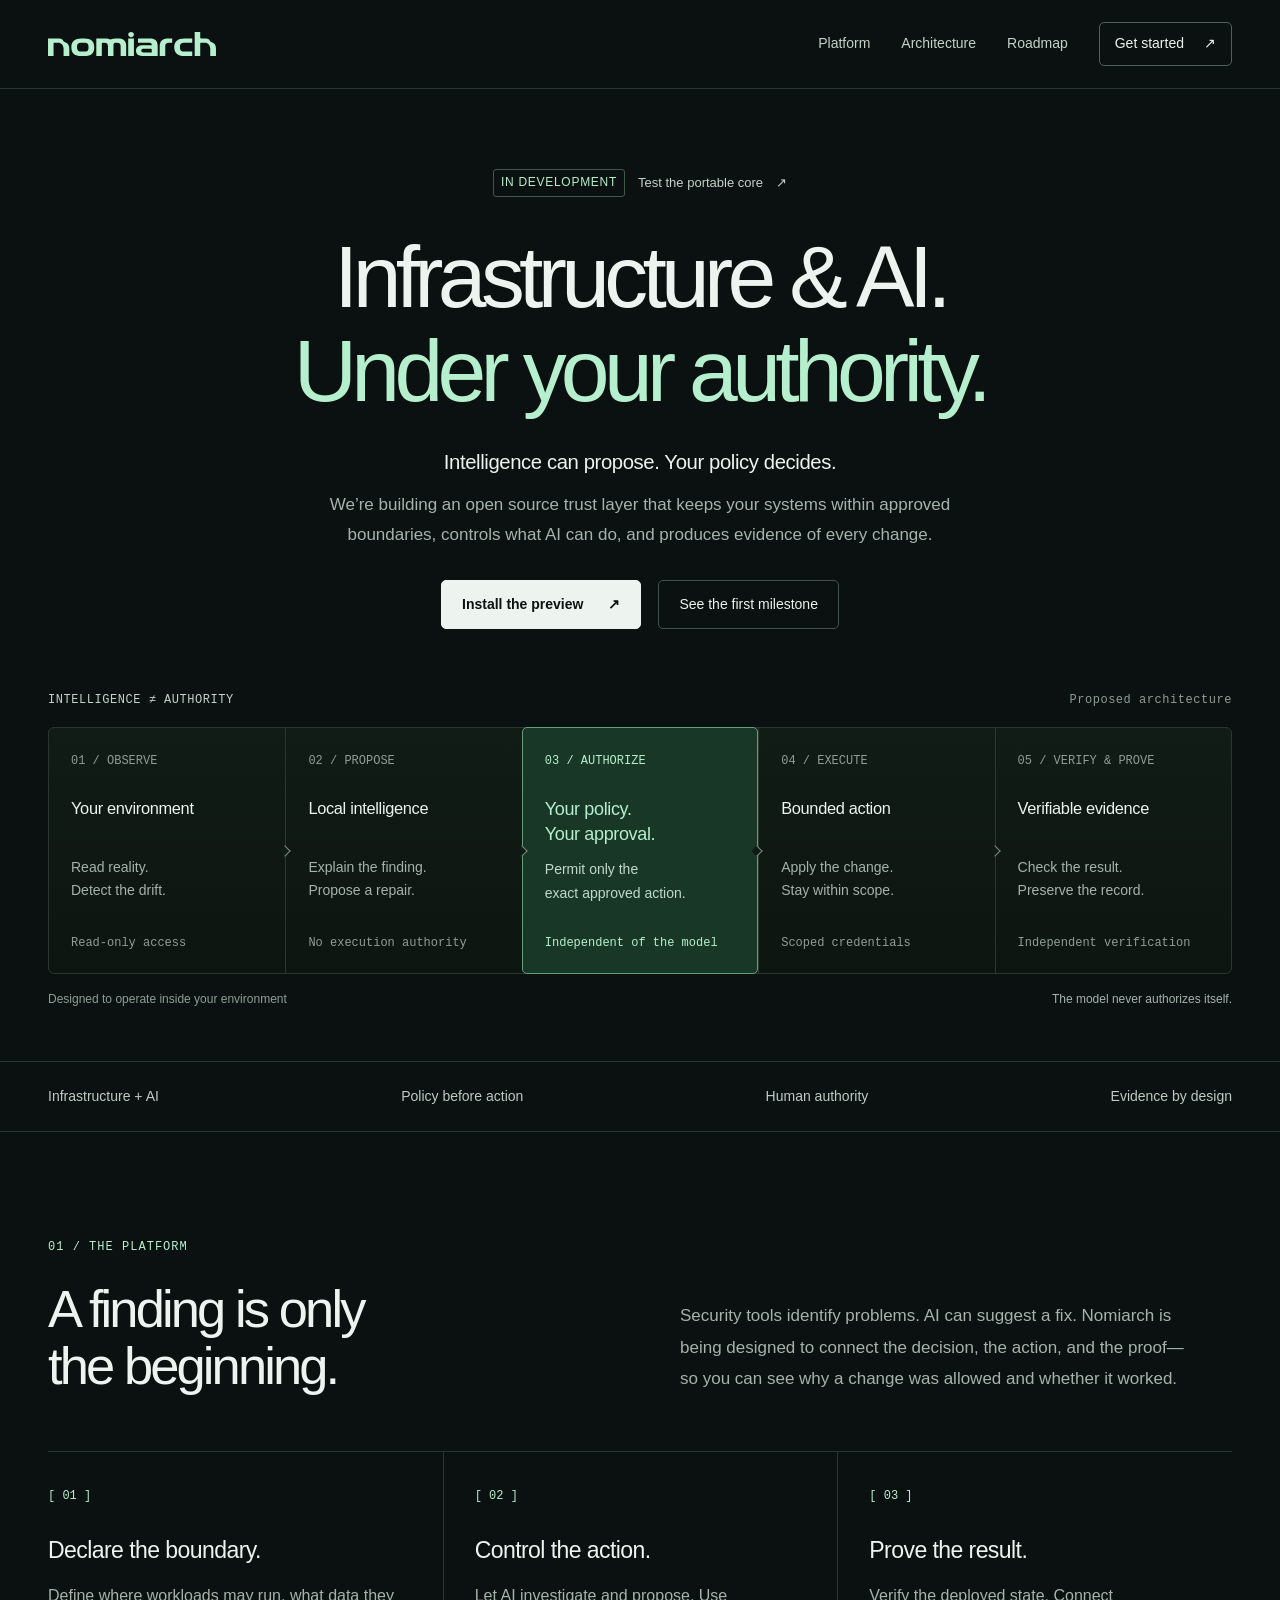
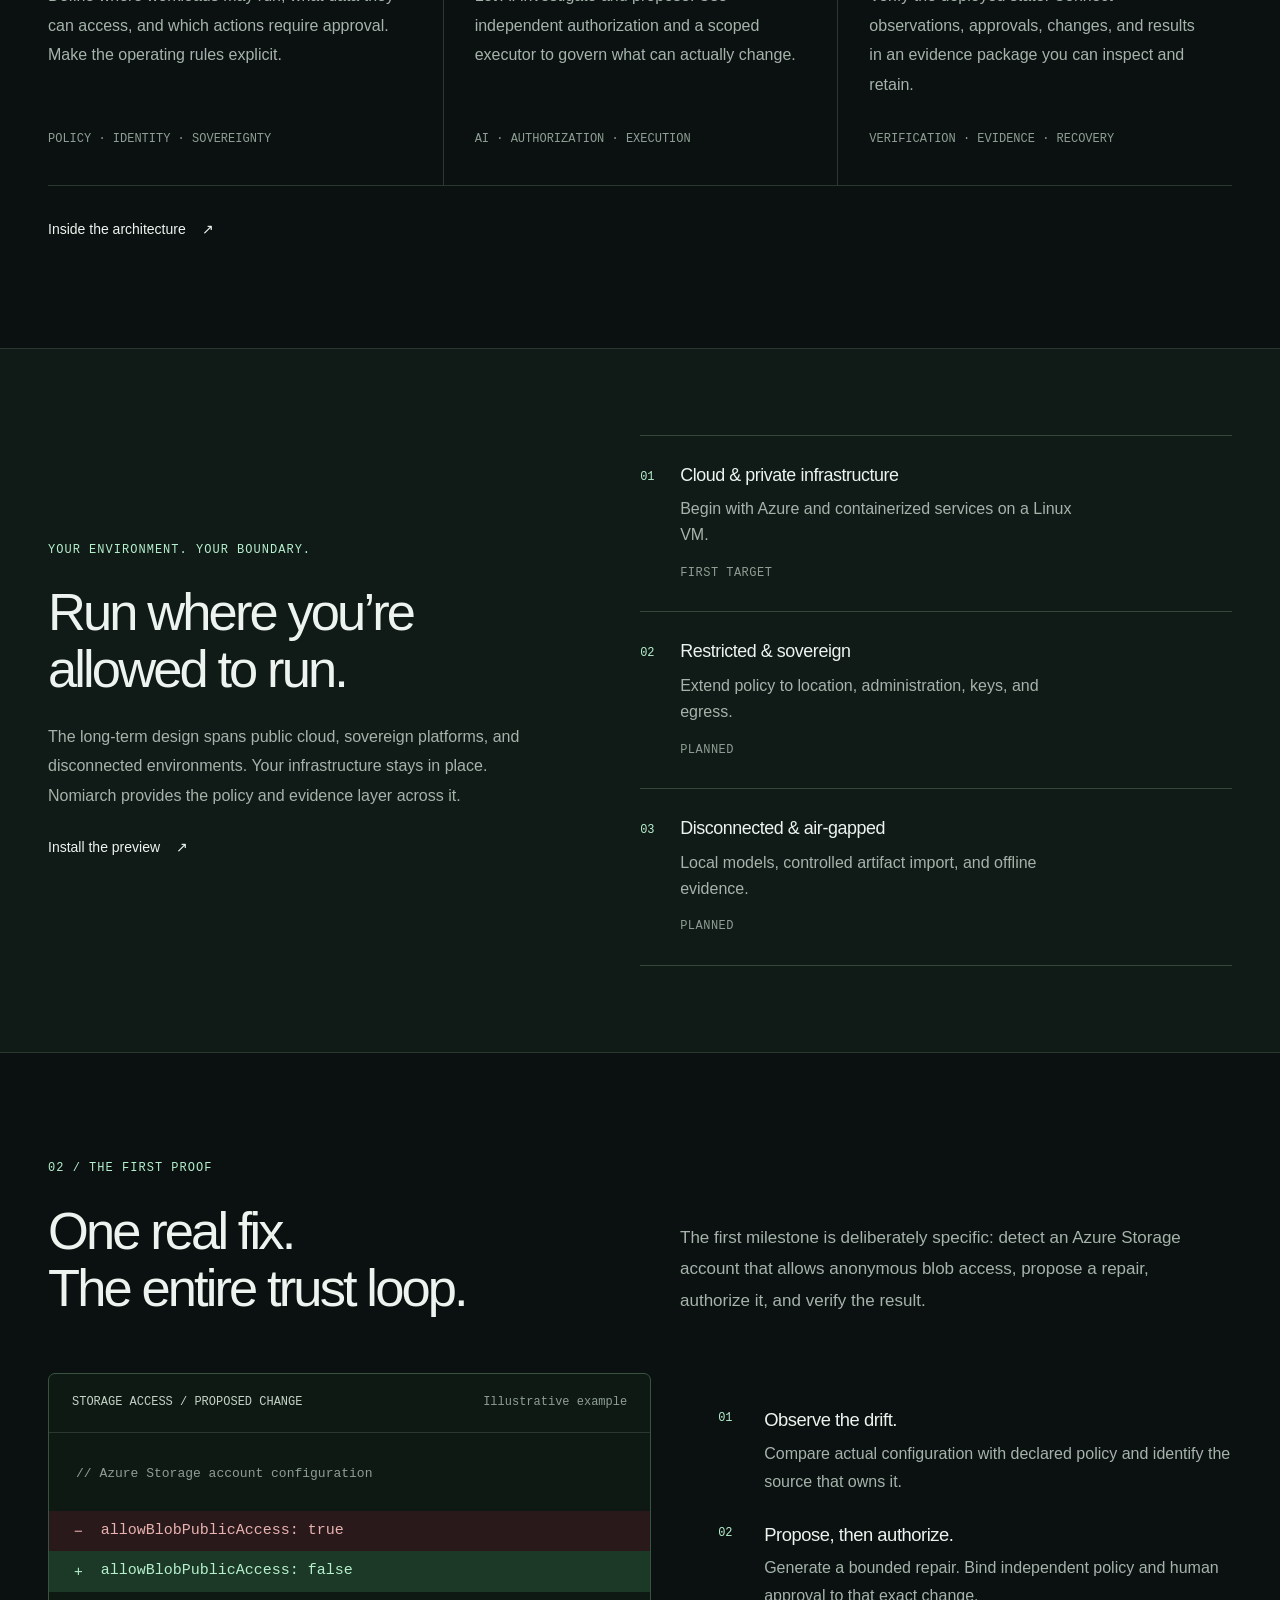
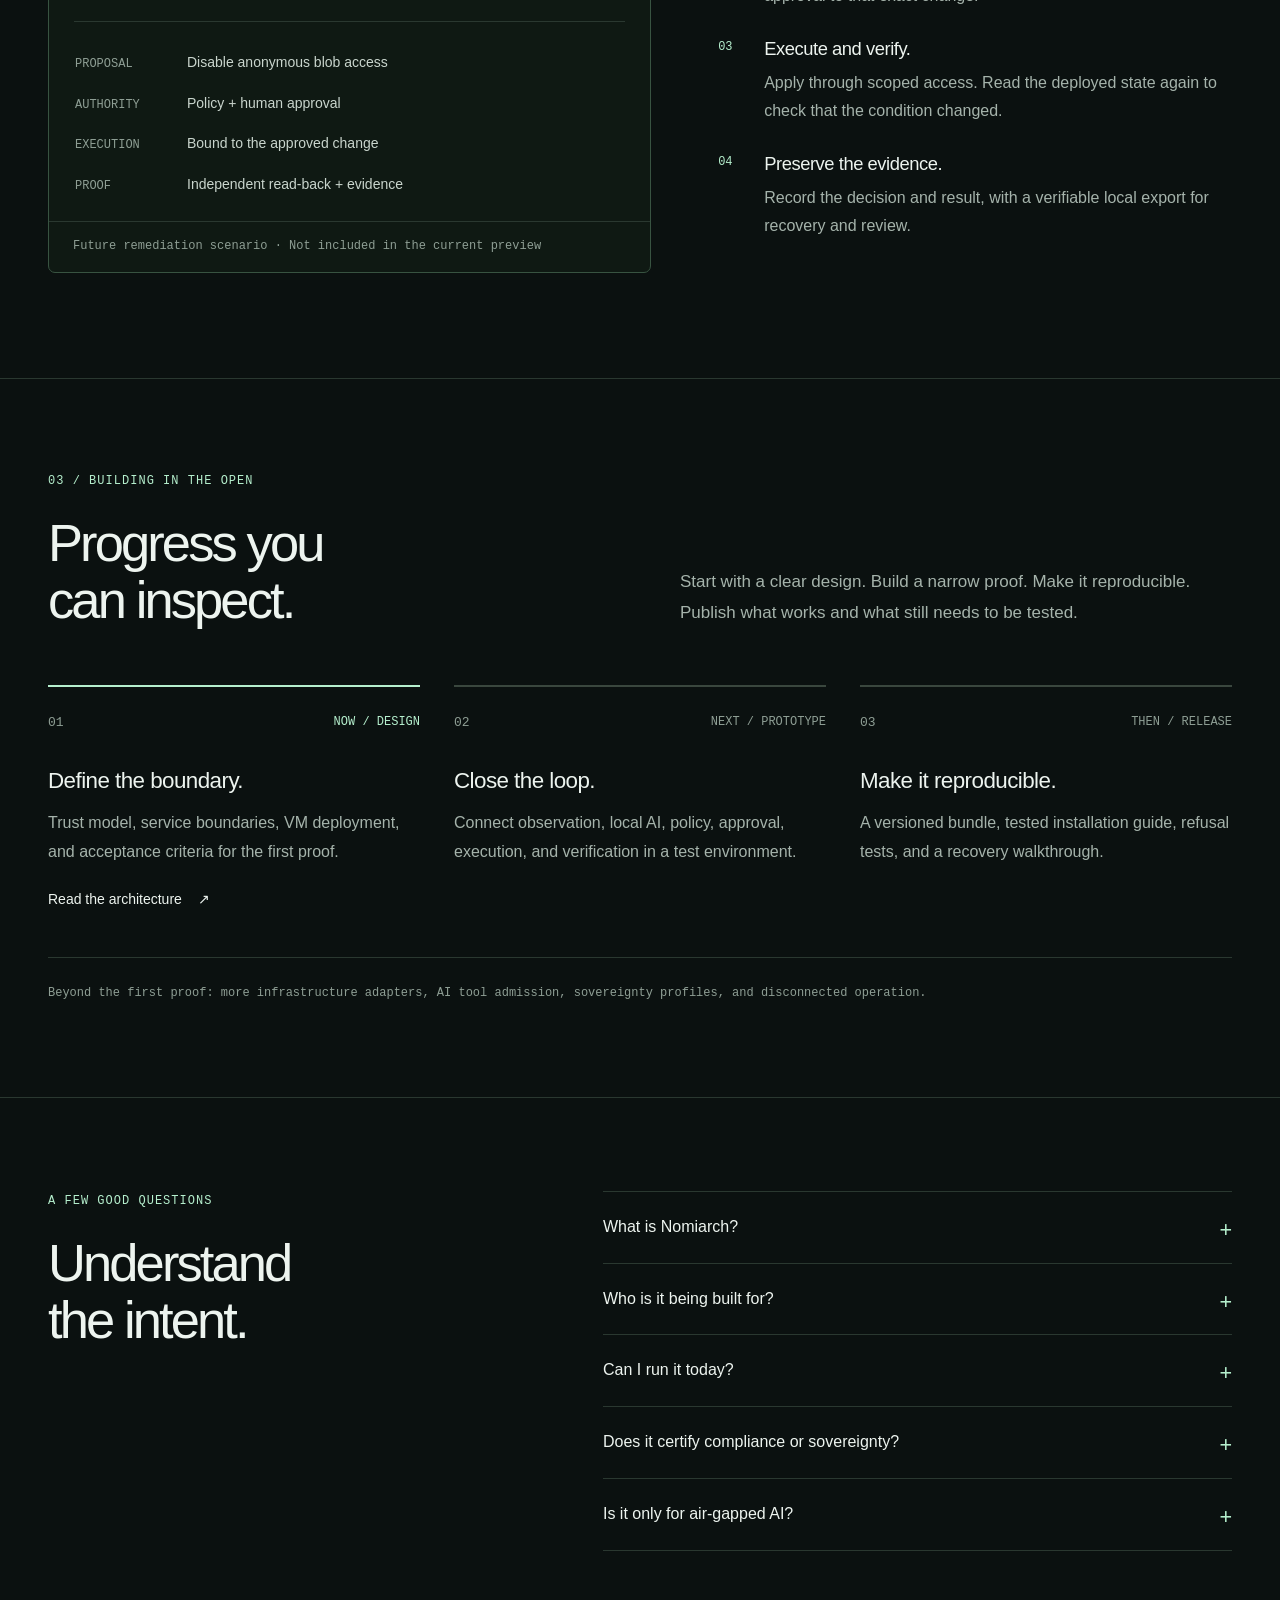
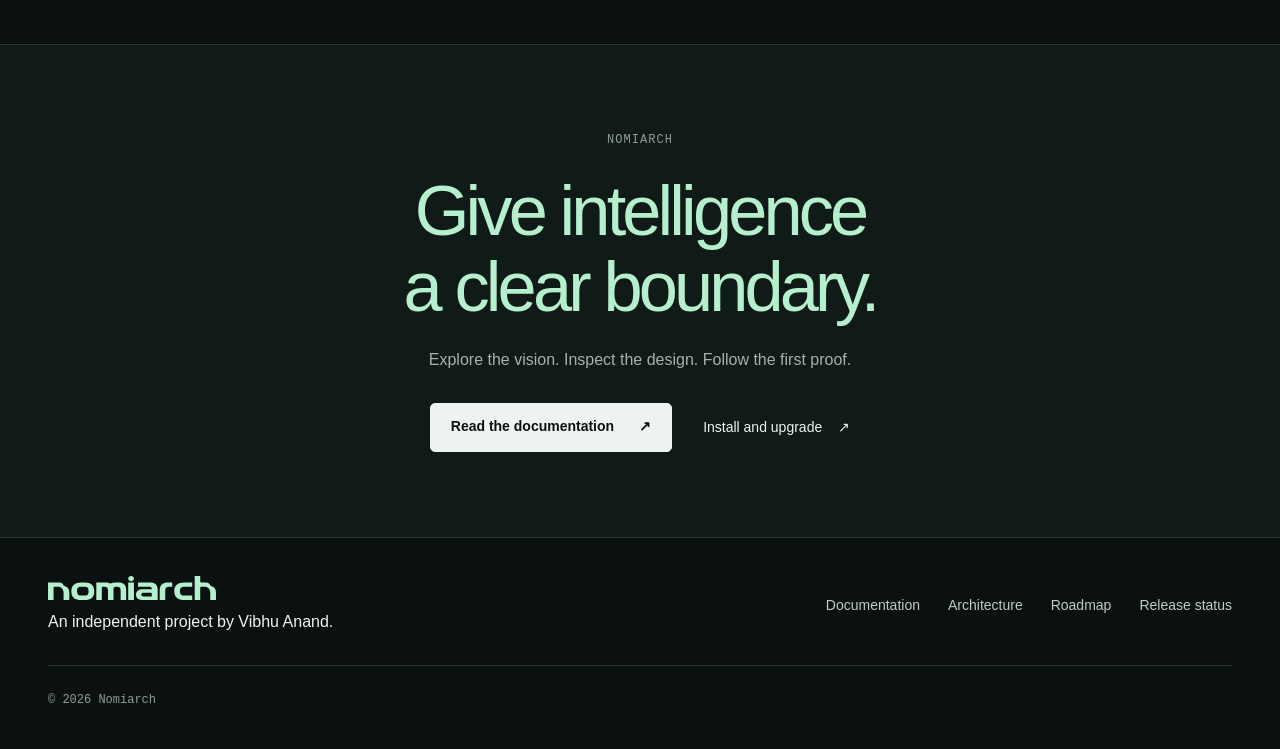
<file: site/index.html>
<!doctype html>
<html lang="en">
<head>
<meta charset="utf-8"><meta name="viewport" content="width=device-width, initial-scale=1">
<title>Nomiarch — Infrastructure &amp; AI. Under your authority.</title>
<meta name="description" content="Nomiarch is building an open source trust and authorization layer for enterprise infrastructure and AI. Independent policy. Controlled actions. Verifiable evidence.">
<meta name="theme-color" content="#0b1110">
<meta property="og:type" content="website"><meta property="og:site_name" content="Nomiarch"><meta property="og:title" content="Nomiarch — Infrastructure &amp; AI. Under your authority."><meta property="og:description" content="Building the trust and authorization layer for sensitive computing. Explore the architecture, first milestone, and roadmap."><meta property="og:url" content="https://nomiarch.com/">
<meta name="twitter:card" content="summary_large_image"><meta name="twitter:title" content="Nomiarch — Infrastructure &amp; AI. Under your authority."><meta name="twitter:description" content="Independent policy. Controlled actions. Verifiable evidence. An open source project in development.">
<link rel="canonical" href="https://nomiarch.com/">
<link rel="icon" type="image/svg+xml" href="assets/brand/favicon.svg">
<link rel="icon" type="image/png" sizes="32x32" href="assets/brand/favicon-32.png">
<link rel="apple-touch-icon" sizes="180x180" href="assets/brand/apple-touch-icon.png">
<link rel="stylesheet" href="styles.css">

<meta property="og:image" content="https://nomiarch.com/assets/brand/social-preview-v1.png">
<meta property="og:image:secure_url" content="https://nomiarch.com/assets/brand/social-preview-v1.png">
<meta property="og:image:type" content="image/png">
<meta property="og:image:width" content="1200">
<meta property="og:image:height" content="630">
<meta property="og:image:alt" content="Nomiarch — Infrastructure &amp; AI. Under your authority.">
<meta property="og:locale" content="en_CA">
<meta name="twitter:image" content="https://nomiarch.com/assets/brand/social-preview-v1.png">
<meta name="twitter:image:alt" content="Nomiarch — Infrastructure &amp; AI. Under your authority.">
</head>
<body>
<a class="skip-link" href="#main">Skip to content</a>
<header class="topbar"><div class="container header-inner"><a class="brand" href="./" aria-label="Nomiarch home"><img class="brand-wordmark" src="assets/brand/wordmark-mint.svg" alt="Nomiarch" width="821" height="120"></a><nav class="nav" aria-label="Main navigation"><a class="hide-mobile" href="#platform">Platform</a><a class="hide-mobile" href="docs/architecture/">Architecture</a><a href="#roadmap">Roadmap</a><a class="nav-cta" href="docs/running/">Get started <span aria-hidden="true">↗</span></a></nav></div></header>
<main id="main">
<section class="hero container" aria-labelledby="hero-title">
<a class="project-status" href="#roadmap"><span class="status-label">IN DEVELOPMENT</span><span>Test the portable core</span><span aria-hidden="true">↗</span></a>
<h1 id="hero-title">Infrastructure &amp; AI.<br><span>Under your authority.</span></h1>
<p class="hero-lede">Intelligence can propose. Your policy decides.</p>
<p class="hero-description">We’re building an open source trust layer that keeps your systems within approved boundaries, controls what AI can do, and produces evidence of every change.</p>
<div class="actions"><a class="btn" href="docs/running/">Install the preview <span aria-hidden="true">↗</span></a><a class="btn btn-secondary" href="#first-proof">See the first milestone</a></div>
<div class="boundary-figure" aria-labelledby="boundary-title">
<div class="figure-caption"><span id="boundary-title">INTELLIGENCE ≠ AUTHORITY</span><span>Proposed architecture</span></div>
<div class="trust-flow">
<div class="flow-node"><span class="node-kicker">01 / OBSERVE</span><strong>Your environment</strong><p>Read reality.<br>Detect the drift.</p><span class="node-foot">Read-only access</span></div>
<div class="flow-node"><span class="node-kicker">02 / PROPOSE</span><strong>Local intelligence</strong><p>Explain the finding.<br>Propose a repair.</p><span class="node-foot">No execution authority</span></div>
<div class="flow-node policy-node"><span class="node-kicker">03 / AUTHORIZE</span><strong>Your policy.<br>Your approval.</strong><p>Permit only the<br>exact approved action.</p><span class="node-foot">Independent of the model</span></div>
<div class="flow-node"><span class="node-kicker">04 / EXECUTE</span><strong>Bounded action</strong><p>Apply the change.<br>Stay within scope.</p><span class="node-foot">Scoped credentials</span></div>
<div class="flow-node"><span class="node-kicker">05 / VERIFY &amp; PROVE</span><strong>Verifiable evidence</strong><p>Check the result.<br>Preserve the record.</p><span class="node-foot">Independent verification</span></div>
</div><div class="boundary-bottom"><span>Designed to operate inside your environment</span><span>The model never authorizes itself.</span></div>
</div></section>
<div class="principle-strip"><div class="container principles"><span>Infrastructure + AI</span><span>Policy before action</span><span>Human authority</span><span>Evidence by design</span></div></div>
<section id="platform" class="section container">
<div class="section-heading"><div><span class="eyebrow">01 / THE PLATFORM</span><h2>A finding is only<br>the beginning.</h2></div><p>Security tools identify problems. AI can suggest a fix. Nomiarch is being designed to connect the decision, the action, and the proof—so you can see why a change was allowed and whether it worked.</p></div>
<div class="feature-grid">
<article class="feature"><span class="feature-number">[ 01 ]</span><h3>Declare the boundary.</h3><p>Define where workloads may run, what data they can access, and which actions require approval. Make the operating rules explicit.</p><span class="feature-meta">POLICY · IDENTITY · SOVEREIGNTY</span></article>
<article class="feature"><span class="feature-number">[ 02 ]</span><h3>Control the action.</h3><p>Let AI investigate and propose. Use independent authorization and a scoped executor to govern what can actually change.</p><span class="feature-meta">AI · AUTHORIZATION · EXECUTION</span></article>
<article class="feature"><span class="feature-number">[ 03 ]</span><h3>Prove the result.</h3><p>Verify the deployed state. Connect observations, approvals, changes, and results in an evidence package you can inspect and retain.</p><span class="feature-meta">VERIFICATION · EVIDENCE · RECOVERY</span></article>
</div><a class="text-link" href="docs/architecture/">Inside the architecture <span aria-hidden="true">↗</span></a>
</section>
<section class="deployment-section"><div class="container deployment-grid">
<div><span class="eyebrow">YOUR ENVIRONMENT. YOUR BOUNDARY.</span><h2>Run where you’re<br>allowed to run.</h2><p class="section-copy">The long-term design spans public cloud, sovereign platforms, and disconnected environments. Your infrastructure stays in place. Nomiarch provides the policy and evidence layer across it.</p><a class="text-link" href="docs/running/">Install the preview <span aria-hidden="true">↗</span></a></div>
<div class="deployment-modes" aria-label="Planned deployment modes">
<article><span class="mode-number">01</span><div><h3>Cloud &amp; private infrastructure</h3><p>Begin with Azure and containerized services on a Linux VM.</p></div><span class="mode-status">FIRST TARGET</span></article>
<article><span class="mode-number">02</span><div><h3>Restricted &amp; sovereign</h3><p>Extend policy to location, administration, keys, and egress.</p></div><span class="mode-status">PLANNED</span></article>
<article><span class="mode-number">03</span><div><h3>Disconnected &amp; air-gapped</h3><p>Local models, controlled artifact import, and offline evidence.</p></div><span class="mode-status">PLANNED</span></article>
</div></div></section>
<section id="first-proof" class="section container">
<div class="section-heading"><div><span class="eyebrow">02 / THE FIRST PROOF</span><h2>One real fix.<br>The entire trust loop.</h2></div><p>The first milestone is deliberately specific: detect an Azure Storage account that allows anonymous blob access, propose a repair, authorize it, and verify the result.</p></div>
<div class="proof-grid"><div class="code-panel">
<div class="code-title"><span>STORAGE ACCESS / PROPOSED CHANGE</span><span class="example-label">Illustrative example</span></div>
<div class="code-body"><p class="code-comment">// Azure Storage account configuration</p><div class="diff-line removed"><span aria-hidden="true">−</span><code>allowBlobPublicAccess: true</code></div><div class="diff-line added"><span aria-hidden="true">+</span><code>allowBlobPublicAccess: false</code></div><div class="code-divider"></div><dl class="decision-record"><div><dt>PROPOSAL</dt><dd>Disable anonymous blob access</dd></div><div><dt>AUTHORITY</dt><dd>Policy + human approval</dd></div><div><dt>EXECUTION</dt><dd>Bound to the approved change</dd></div><div><dt>PROOF</dt><dd>Independent read-back + evidence</dd></div></dl></div><p class="code-note">Future remediation scenario · Not included in the current preview</p></div>
<ol class="proof-steps">
<li><span class="step-number" aria-hidden="true">01</span><div><h3>Observe the drift.</h3><p>Compare actual configuration with declared policy and identify the source that owns it.</p></div></li>
<li><span class="step-number" aria-hidden="true">02</span><div><h3>Propose, then authorize.</h3><p>Generate a bounded repair. Bind independent policy and human approval to that exact change.</p></div></li>
<li><span class="step-number" aria-hidden="true">03</span><div><h3>Execute and verify.</h3><p>Apply through scoped access. Read the deployed state again to check that the condition changed.</p></div></li>
<li><span class="step-number" aria-hidden="true">04</span><div><h3>Preserve the evidence.</h3><p>Record the decision and result, with a verifiable local export for recovery and review.</p></div></li>
</ol></div></section>
<section id="roadmap" class="roadmap-section"><div class="container">
<div class="section-heading"><div><span class="eyebrow">03 / BUILDING IN THE OPEN</span><h2>Progress you<br>can inspect.</h2></div><p>Start with a clear design. Build a narrow proof. Make it reproducible. Publish what works and what still needs to be tested.</p></div>
<div class="roadmap">
<article class="milestone current"><div class="milestone-meta"><span class="milestone-number">01</span><span class="badge badge-active">NOW / DESIGN</span></div><h3>Define the boundary.</h3><p>Trust model, service boundaries, VM deployment, and acceptance criteria for the first proof.</p><a class="text-link" href="docs/architecture/">Read the architecture <span aria-hidden="true">↗</span></a></article>
<article class="milestone"><div class="milestone-meta"><span class="milestone-number">02</span><span class="badge">NEXT / PROTOTYPE</span></div><h3>Close the loop.</h3><p>Connect observation, local AI, policy, approval, execution, and verification in a test environment.</p></article>
<article class="milestone"><div class="milestone-meta"><span class="milestone-number">03</span><span class="badge">THEN / RELEASE</span></div><h3>Make it reproducible.</h3><p>A versioned bundle, tested installation guide, refusal tests, and a recovery walkthrough.</p></article>
</div><p class="future-note">Beyond the first proof: more infrastructure adapters, AI tool admission, sovereignty profiles, and disconnected operation.</p>
</div></section>
<section class="faq-section container"><div class="faq-grid"><div><span class="eyebrow">A FEW GOOD QUESTIONS</span><h2>Understand<br>the intent.</h2></div><div class="faq">
<details><summary>What is Nomiarch?</summary><p>An open source project building a trust and authorization layer for enterprise infrastructure and AI. The goal is to keep systems within their approved operating boundaries and generate evidence of the decisions and changes made.</p></details>
<details><summary>Who is it being built for?</summary><p>Platform engineers, security teams, and technology leaders responsible for sensitive systems. The initial focus is Canadian government and regulated enterprise use cases, with policy profiles designed to expand over time.</p></details>
<details><summary>Can I run it today?</summary><p>The engineering preview includes a desktop wizard and portable core. Follow Get started to download available preview packages and install a local VM. Physical air-gap and host compatibility validation remain outstanding.</p></details>
<details><summary>Does it certify compliance or sovereignty?</summary><p>Nomiarch is being designed to enforce declared controls and produce evidence for review. Authorization and certification remain decisions for the responsible organization. Sovereignty also depends on hosting, jurisdiction, administration, keys, and dependencies.</p></details>
<details><summary>Is it only for air-gapped AI?</summary><p>No. The scope includes conventional infrastructure and AI across connected, restricted, and disconnected environments. Fully air-gapped operation is a planned deployment mode, with controlled artifact import and no external service dependency in the internal runtime.</p></details>
</div></div></section>
<section class="closing"><div class="container closing-inner"><span class="eyebrow">NOMIARCH</span><h2>Give intelligence<br>a clear boundary.</h2><p>Explore the vision. Inspect the design. Follow the first proof.</p><div class="actions"><a class="btn" href="docs/">Read the documentation <span aria-hidden="true">↗</span></a><a class="text-link" href="docs/running/">Install and upgrade <span aria-hidden="true">↗</span></a></div></div></section>
</main>
<footer class="footer"><div class="container footer-inner"><div><a class="brand" href="./" aria-label="Nomiarch home"><img class="brand-wordmark" src="assets/brand/wordmark-mint.svg" alt="Nomiarch" width="821" height="120"></a><p>An independent project by Vibhu Anand.</p></div><nav class="footer-links" aria-label="Footer"><a href="docs/">Documentation</a><a href="docs/architecture/">Architecture</a><a href="#roadmap">Roadmap</a><a href="docs/running/">Release status</a></nav><span class="footer-year">© 2026 Nomiarch</span></div></footer>
</body></html>
</file>
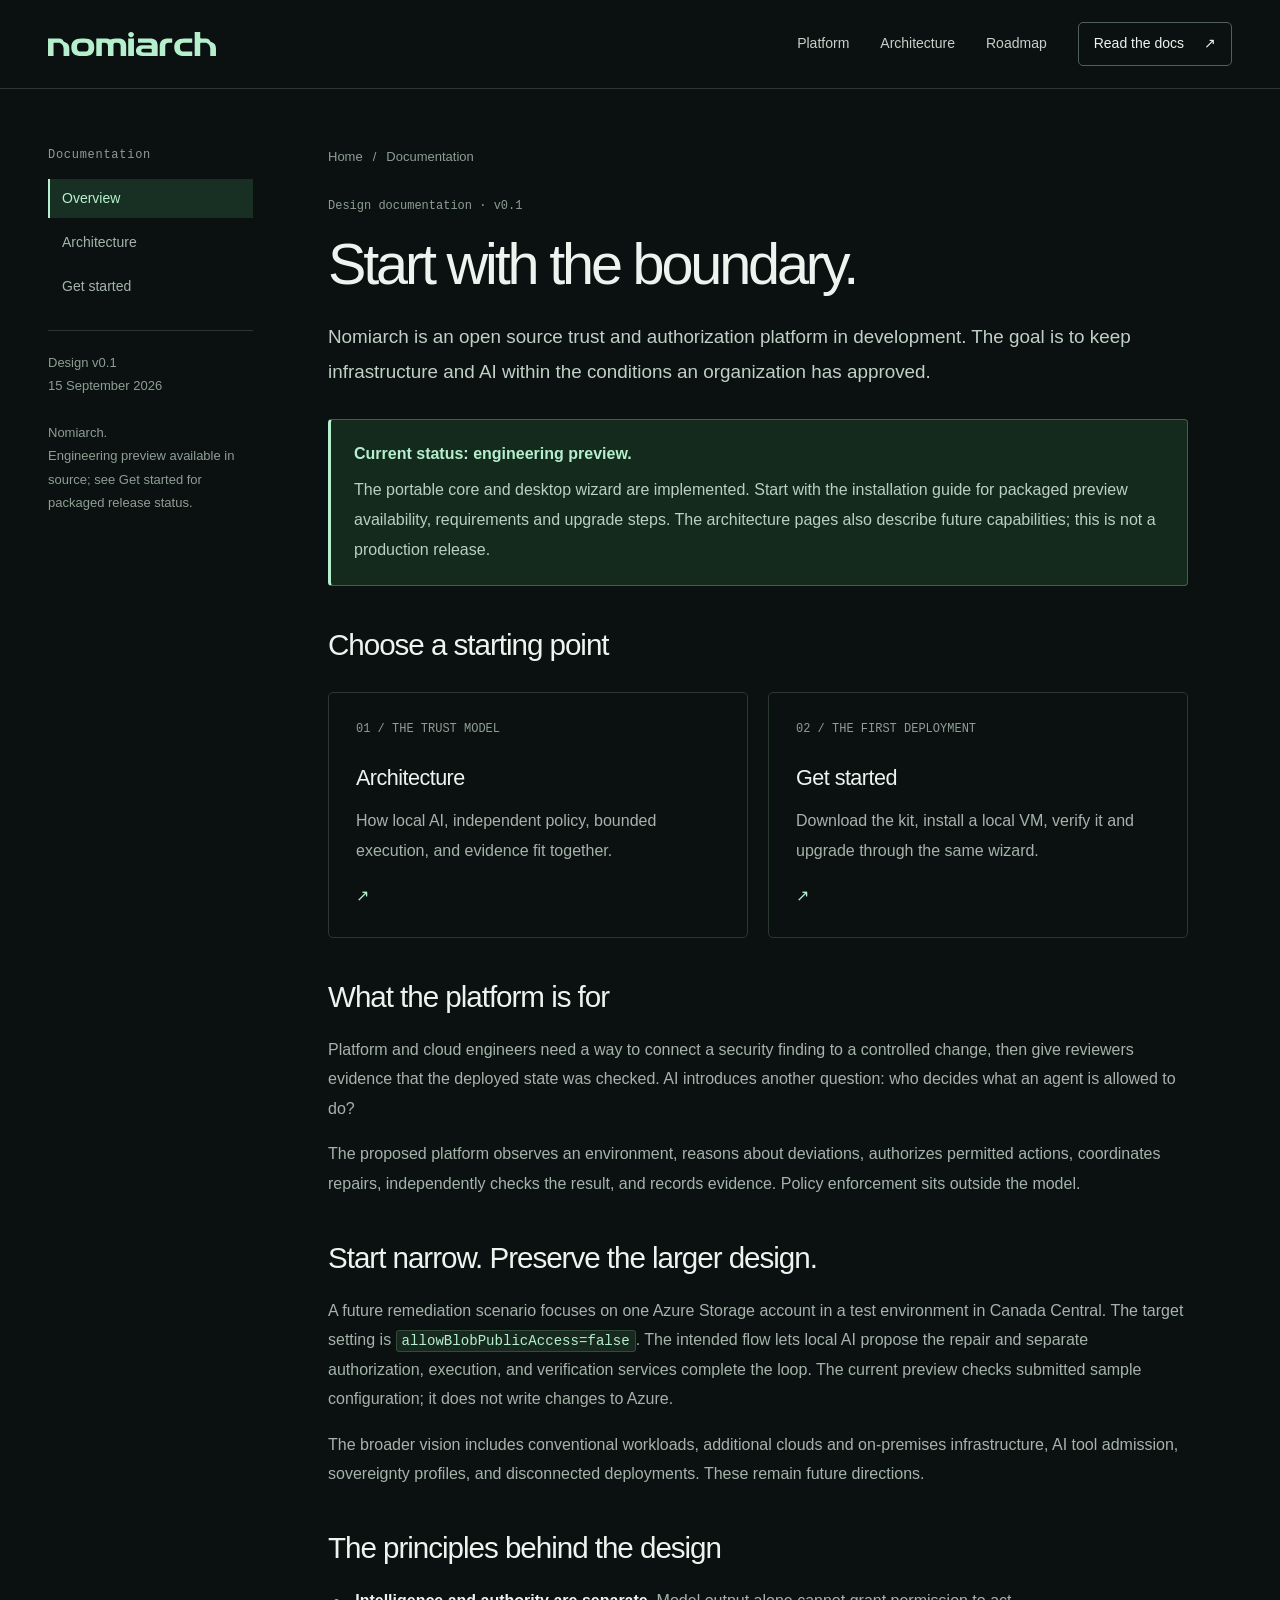
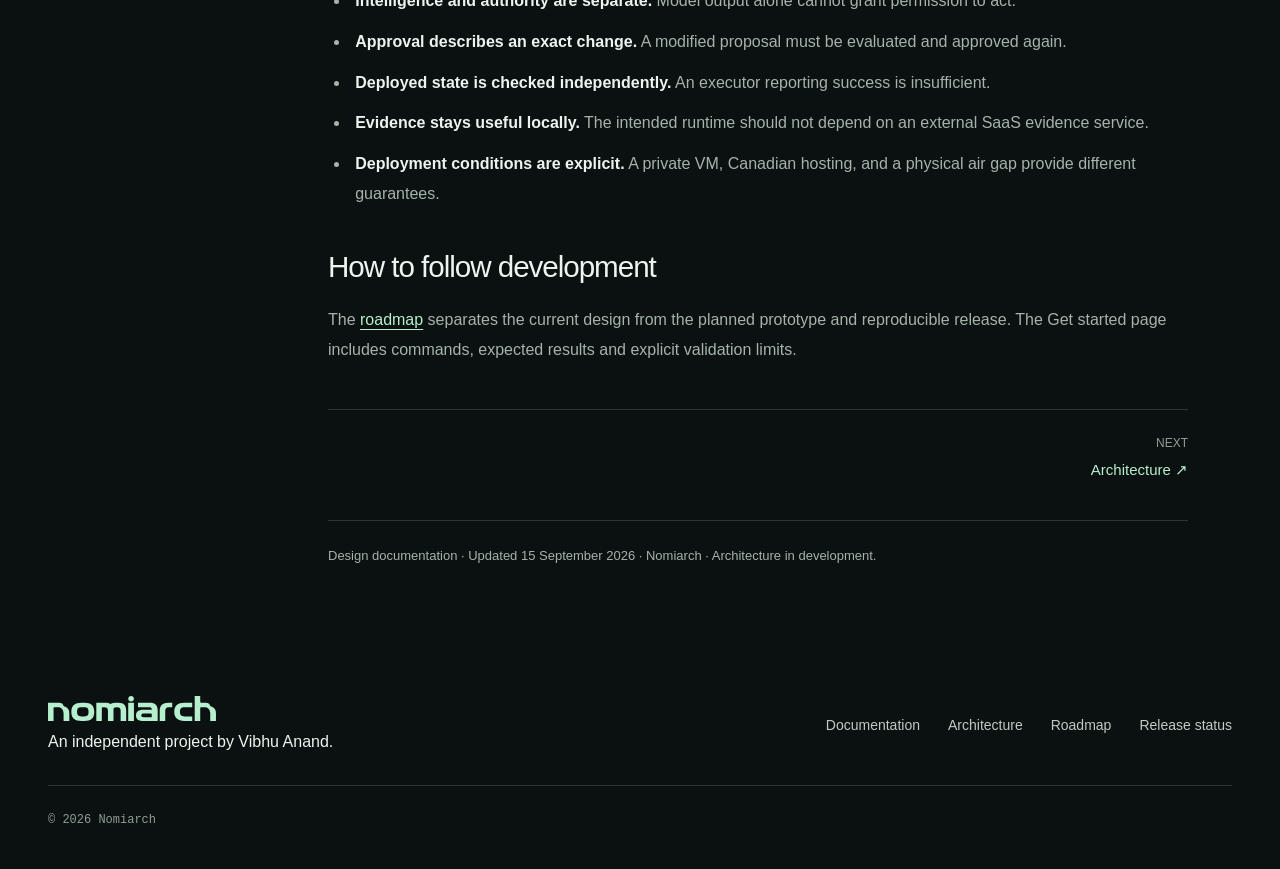
<file: site/docs/index.html>
<!doctype html>
<html lang="en"><head><meta charset="utf-8"><meta name="viewport" content="width=device-width, initial-scale=1">
<title>Documentation — Nomiarch</title><meta name="description" content="Understand the project, the proposed trust boundary, and the first planned release."><meta name="theme-color" content="#0b1110">
<meta property="og:type" content="website"><meta property="og:title" content="Documentation — Nomiarch"><meta property="og:description" content="Understand the project, the proposed trust boundary, and the first planned release."><meta name="twitter:card" content="summary_large_image"><meta name="twitter:title" content="Documentation — Nomiarch"><meta name="twitter:description" content="Understand the project, the proposed trust boundary, and the first planned release.">
  <link rel="icon" type="image/svg+xml" href="../assets/brand/favicon.svg">
<link rel="icon" type="image/png" sizes="32x32" href="../assets/brand/favicon-32.png">
<link rel="apple-touch-icon" sizes="180x180" href="../assets/brand/apple-touch-icon.png"><link rel="stylesheet" href="../styles.css"><link rel="canonical" href="https://nomiarch.com/docs/"><meta property="og:url" content="https://nomiarch.com/docs/">
<meta property="og:image" content="https://nomiarch.com/assets/brand/social-preview-v1.png">
<meta property="og:image:secure_url" content="https://nomiarch.com/assets/brand/social-preview-v1.png">
<meta property="og:image:type" content="image/png">
<meta property="og:image:width" content="1200">
<meta property="og:image:height" content="630">
<meta property="og:image:alt" content="Nomiarch — Infrastructure &amp; AI. Under your authority.">
<meta property="og:locale" content="en_CA">
<meta name="twitter:image" content="https://nomiarch.com/assets/brand/social-preview-v1.png">
<meta name="twitter:image:alt" content="Nomiarch — Infrastructure &amp; AI. Under your authority.">
<meta property="og:site_name" content="Nomiarch">
</head><body>
<a class="skip-link" href="#main">Skip to content</a>  <header class="topbar"><div class="container header-inner"><a class="brand" href="../" aria-label="Nomiarch home"><img class="brand-wordmark" src="../assets/brand/wordmark-mint.svg" alt="Nomiarch" width="821" height="120"></a><nav class="nav" aria-label="Main navigation"><a class="hide-mobile" href="../#platform">Platform</a><a class="hide-mobile" href="architecture/">Architecture</a><a href="../#roadmap">Roadmap</a><a class="nav-cta" href="./">Read the docs <span aria-hidden="true">↗</span></a></nav></div></header>
<div class="container docs-shell"><aside class="sidebar"><div class="sidebar-label">Documentation</div><nav aria-label="Documentation navigation"><a href="./" aria-current="page">Overview</a><a href="architecture/">Architecture</a><a href="running/">Get started</a></nav><div class="sidebar-note">Design v0.1<br>15 September 2026<br><br>Nomiarch.<br>Engineering preview available in source; see Get started for packaged release status.</div></aside><main id="main" class="doc"><div class="breadcrumb"><a href="../">Home</a><span aria-hidden="true">/</span><span>Documentation</span></div>
<span class="badge">Design documentation · v0.1</span>
<h1>Start with the boundary.</h1>
<p class="lede">Nomiarch is an open source trust and authorization platform in development. The goal is to keep infrastructure and AI within the conditions an organization has approved.</p>
<div class="callout"><strong>Current status: engineering preview.</strong><p>The portable core and desktop wizard are implemented. Start with the installation guide for packaged preview availability, requirements and upgrade steps. The architecture pages also describe future capabilities; this is not a production release.</p></div>
<h2>Choose a starting point</h2>
<div class="doc-card-grid">
<a class="doc-card" href="architecture/"><span class="mono">01 / THE TRUST MODEL</span><h3>Architecture</h3><p>How local AI, independent policy, bounded execution, and evidence fit together.</p><span class="card-arrow" aria-hidden="true">↗</span></a>
<a class="doc-card" href="running/"><span class="mono">02 / THE FIRST DEPLOYMENT</span><h3>Get started</h3><p>Download the kit, install a local VM, verify it and upgrade through the same wizard.</p><span class="card-arrow" aria-hidden="true">↗</span></a>
</div>
<h2>What the platform is for</h2>
<p>Platform and cloud engineers need a way to connect a security finding to a controlled change, then give reviewers evidence that the deployed state was checked. AI introduces another question: who decides what an agent is allowed to do?</p>
<p>The proposed platform observes an environment, reasons about deviations, authorizes permitted actions, coordinates repairs, independently checks the result, and records evidence. Policy enforcement sits outside the model.</p>
<h2>Start narrow. Preserve the larger design.</h2>
<p>A future remediation scenario focuses on one Azure Storage account in a test environment in Canada Central. The target setting is <code>allowBlobPublicAccess=false</code>. The intended flow lets local AI propose the repair and separate authorization, execution, and verification services complete the loop. The current preview checks submitted sample configuration; it does not write changes to Azure.</p>
<p>The broader vision includes conventional workloads, additional clouds and on-premises infrastructure, AI tool admission, sovereignty profiles, and disconnected deployments. These remain future directions.</p>
<h2>The principles behind the design</h2>
<ul><li><strong>Intelligence and authority are separate.</strong> Model output alone cannot grant permission to act.</li><li><strong>Approval describes an exact change.</strong> A modified proposal must be evaluated and approved again.</li><li><strong>Deployed state is checked independently.</strong> An executor reporting success is insufficient.</li><li><strong>Evidence stays useful locally.</strong> The intended runtime should not depend on an external SaaS evidence service.</li><li><strong>Deployment conditions are explicit.</strong> A private VM, Canadian hosting, and a physical air gap provide different guarantees.</li></ul>
<h2>How to follow development</h2><p>The <a href="../#roadmap">roadmap</a> separates the current design from the planned prototype and reproducible release. The Get started page includes commands, expected results and explicit validation limits.</p>
<nav class="doc-pagination" aria-label="Documentation pages"><a href="architecture/"><small>NEXT</small>Architecture ↗</a></nav>
<p class="smallprint">Design documentation · Updated 15 September 2026 · Nomiarch · Architecture in development.</p></main></div>  <footer class="footer"><div class="container footer-inner"><div><a class="brand" href="../" aria-label="Nomiarch home"><img class="brand-wordmark" src="../assets/brand/wordmark-mint.svg" alt="Nomiarch" width="821" height="120"></a><p>An independent project by Vibhu Anand.</p></div><nav class="footer-links" aria-label="Footer"><a href="./">Documentation</a><a href="architecture/">Architecture</a><a href="../#roadmap">Roadmap</a><a href="running/">Release status</a></nav><span class="footer-year">© 2026 Nomiarch</span></div></footer>
</body></html>
</file>
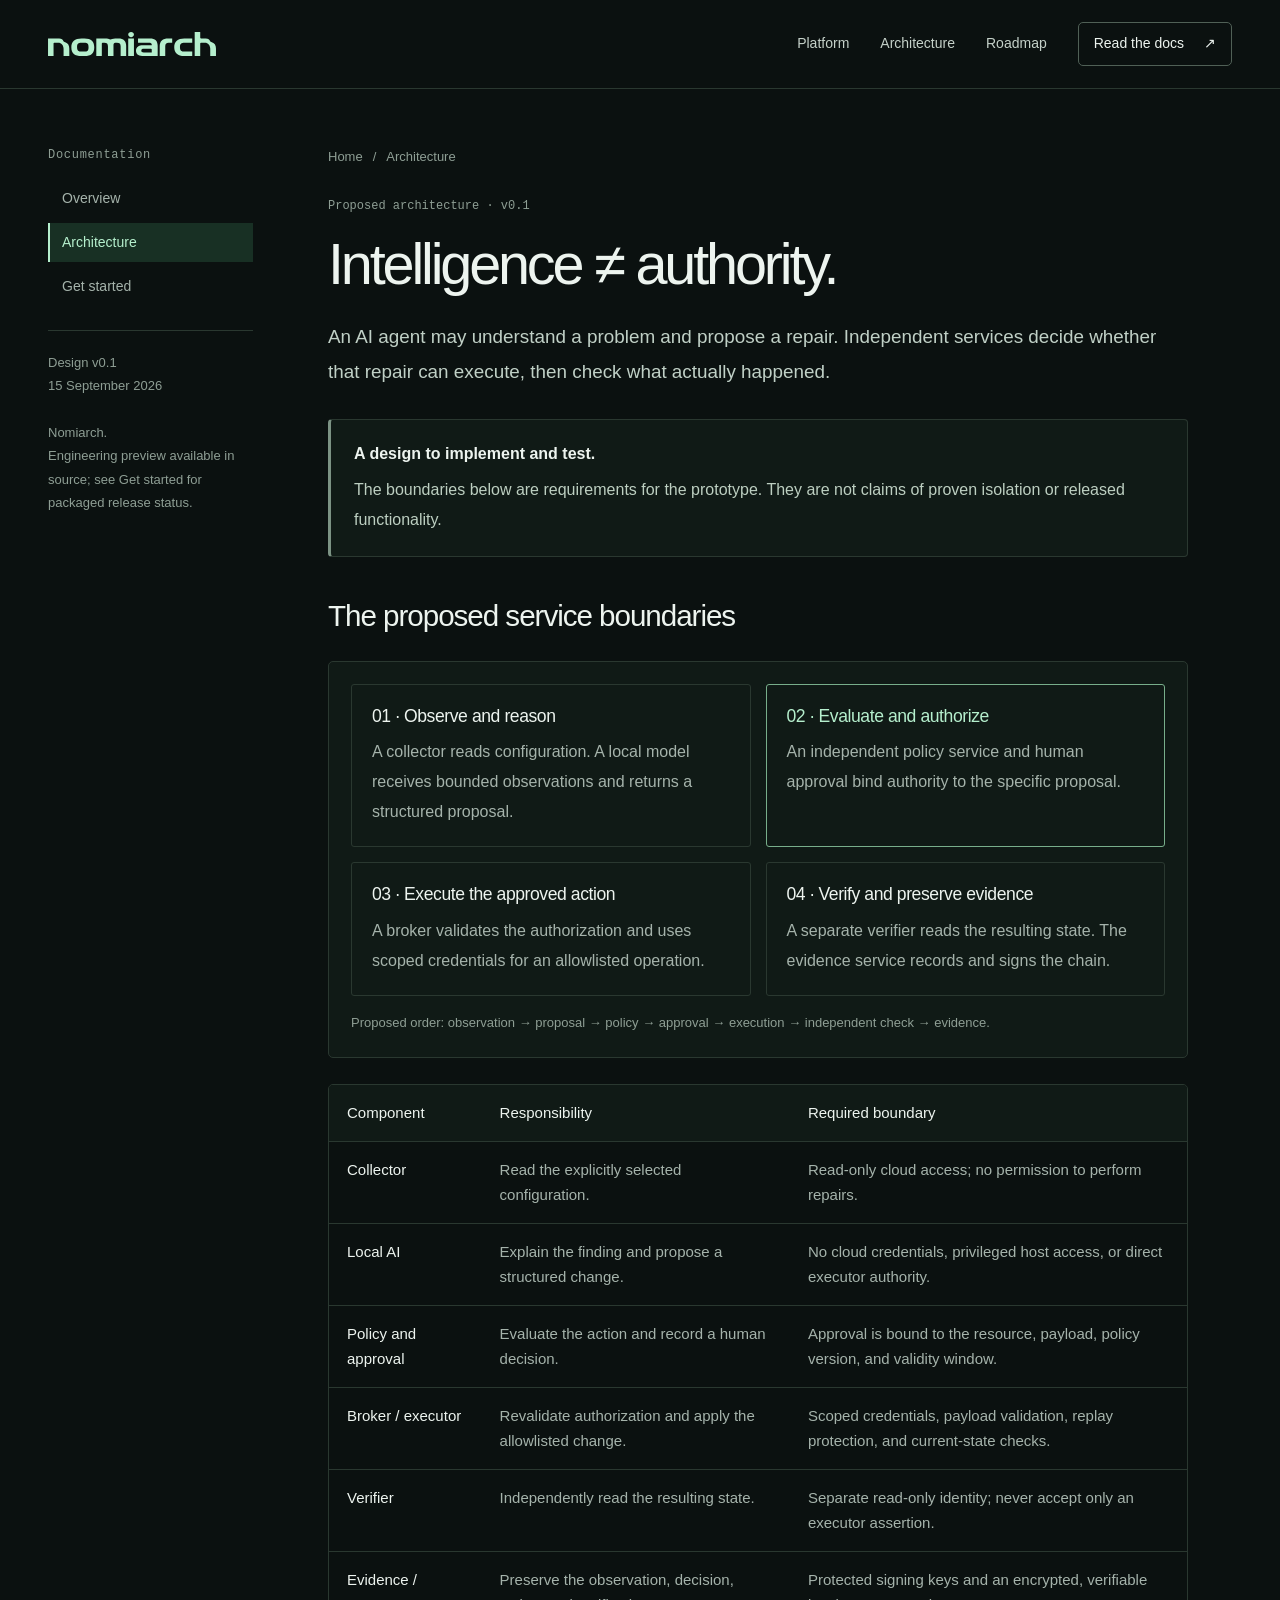
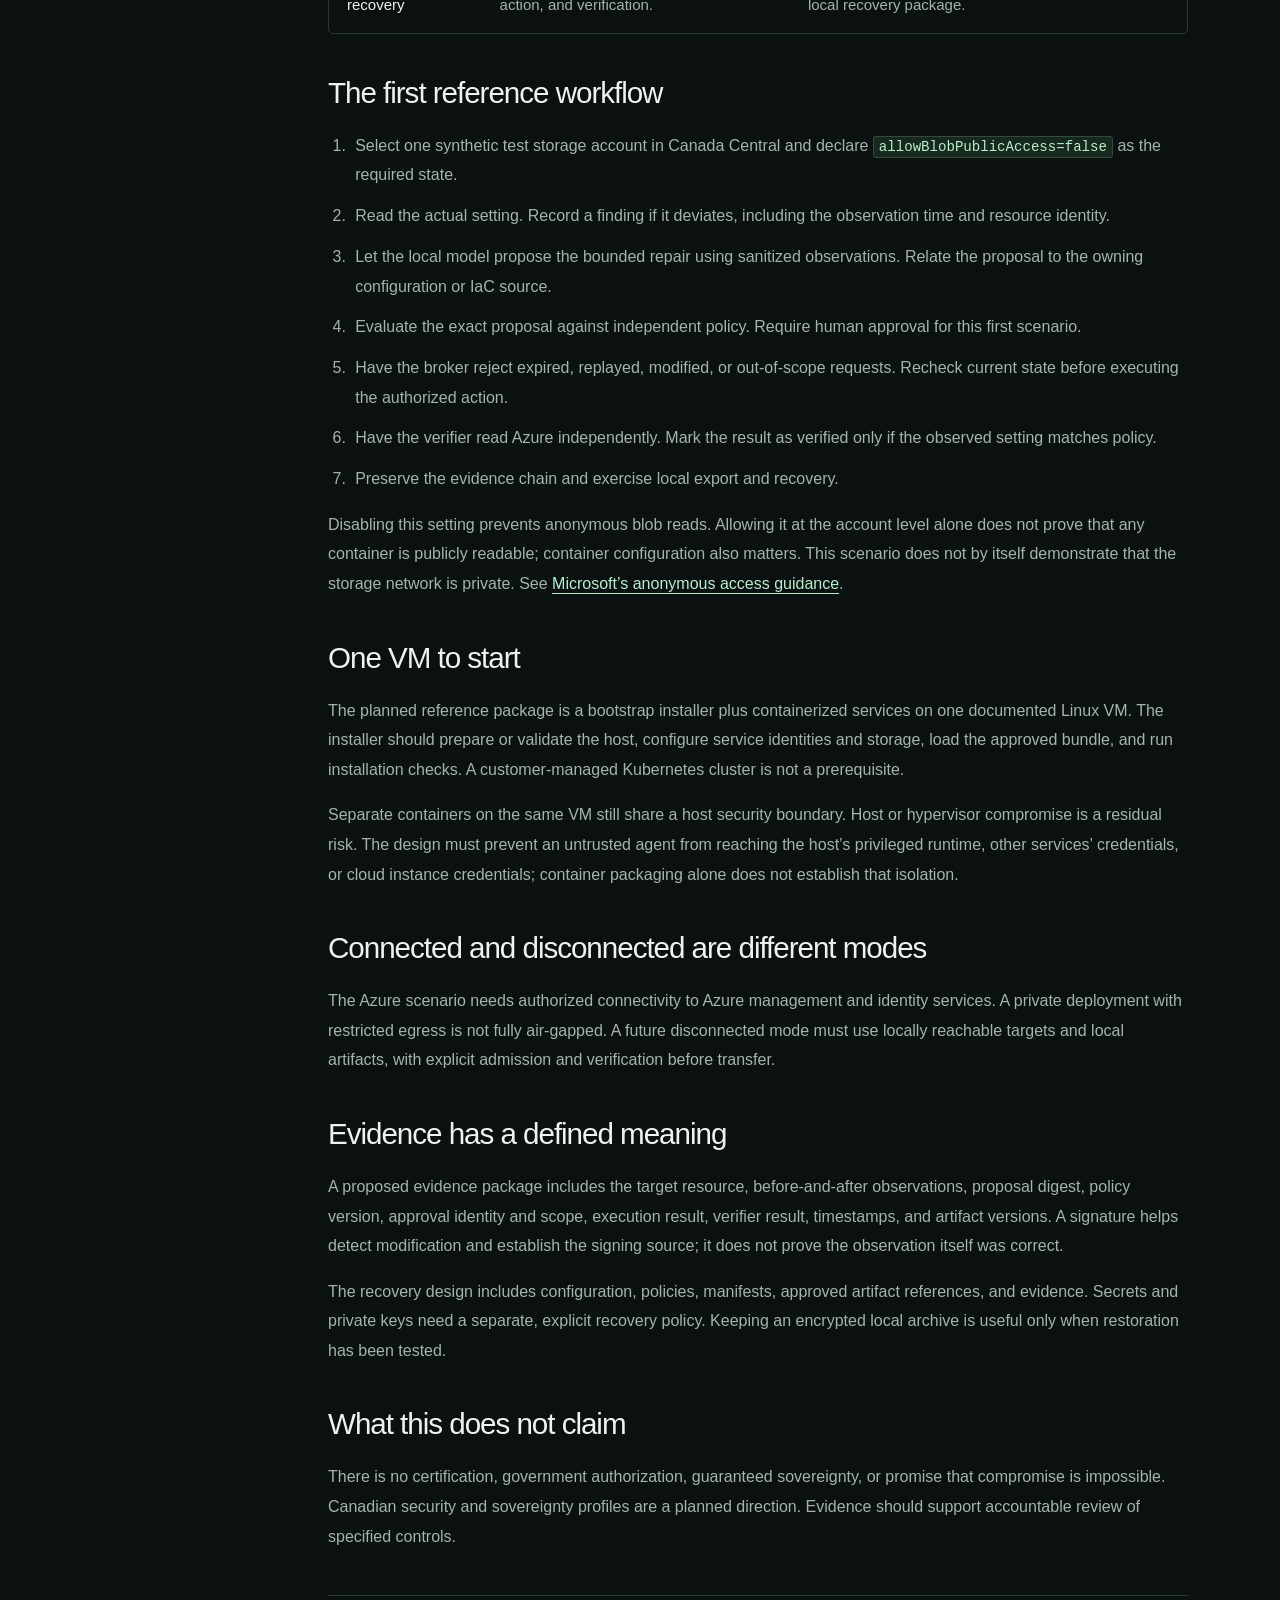
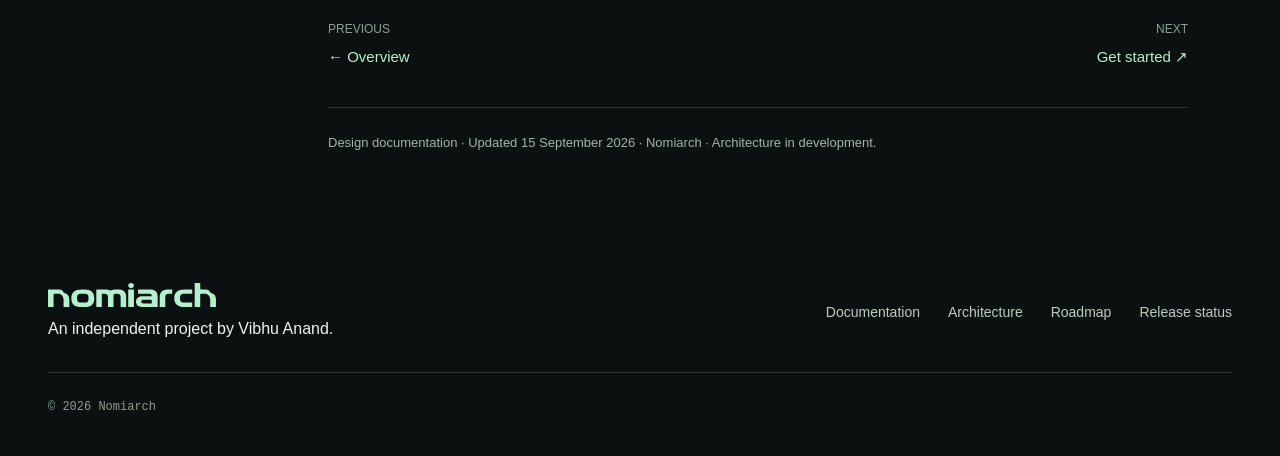
<file: site/docs/architecture/index.html>
<!doctype html>
<html lang="en"><head><meta charset="utf-8"><meta name="viewport" content="width=device-width, initial-scale=1">
<title>Architecture — Nomiarch</title><meta name="description" content="The proposed separation of AI reasoning, policy authorization, scoped execution, verification, and signed evidence."><meta name="theme-color" content="#0b1110">
<meta property="og:type" content="website"><meta property="og:title" content="Architecture — Nomiarch"><meta property="og:description" content="The proposed separation of AI reasoning, policy authorization, scoped execution, verification, and signed evidence."><meta name="twitter:card" content="summary_large_image"><meta name="twitter:title" content="Architecture — Nomiarch"><meta name="twitter:description" content="The proposed separation of AI reasoning, policy authorization, scoped execution, verification, and signed evidence.">
  <link rel="icon" type="image/svg+xml" href="../../assets/brand/favicon.svg">
<link rel="icon" type="image/png" sizes="32x32" href="../../assets/brand/favicon-32.png">
<link rel="apple-touch-icon" sizes="180x180" href="../../assets/brand/apple-touch-icon.png"><link rel="stylesheet" href="../../styles.css"><link rel="canonical" href="https://nomiarch.com/docs/architecture/"><meta property="og:url" content="https://nomiarch.com/docs/architecture/">
<meta property="og:image" content="https://nomiarch.com/assets/brand/social-preview-v1.png">
<meta property="og:image:secure_url" content="https://nomiarch.com/assets/brand/social-preview-v1.png">
<meta property="og:image:type" content="image/png">
<meta property="og:image:width" content="1200">
<meta property="og:image:height" content="630">
<meta property="og:image:alt" content="Nomiarch — Infrastructure &amp; AI. Under your authority.">
<meta property="og:locale" content="en_CA">
<meta name="twitter:image" content="https://nomiarch.com/assets/brand/social-preview-v1.png">
<meta name="twitter:image:alt" content="Nomiarch — Infrastructure &amp; AI. Under your authority.">
<meta property="og:site_name" content="Nomiarch">
</head><body>
<a class="skip-link" href="#main">Skip to content</a>  <header class="topbar"><div class="container header-inner"><a class="brand" href="../../" aria-label="Nomiarch home"><img class="brand-wordmark" src="../../assets/brand/wordmark-mint.svg" alt="Nomiarch" width="821" height="120"></a><nav class="nav" aria-label="Main navigation"><a class="hide-mobile" href="../../#platform">Platform</a><a class="hide-mobile" href="./">Architecture</a><a href="../../#roadmap">Roadmap</a><a class="nav-cta" href="../">Read the docs <span aria-hidden="true">↗</span></a></nav></div></header>
<div class="container docs-shell"><aside class="sidebar"><div class="sidebar-label">Documentation</div><nav aria-label="Documentation navigation"><a href="../">Overview</a><a href="./" aria-current="page">Architecture</a><a href="../running/">Get started</a></nav><div class="sidebar-note">Design v0.1<br>15 September 2026<br><br>Nomiarch.<br>Engineering preview available in source; see Get started for packaged release status.</div></aside><main id="main" class="doc"><div class="breadcrumb"><a href="../../">Home</a><span aria-hidden="true">/</span><span>Architecture</span></div>
<span class="badge">Proposed architecture · v0.1</span>
<h1>Intelligence ≠ authority.</h1>
<p class="lede">An AI agent may understand a problem and propose a repair. Independent services decide whether that repair can execute, then check what actually happened.</p>
<div class="callout neutral"><strong>A design to implement and test.</strong><p>The boundaries below are requirements for the prototype. They are not claims of proven isolation or released functionality.</p></div>
<h2>The proposed service boundaries</h2>
<div class="doc-flow" aria-label="Four responsibility groups in the proposed architecture">
<div class="doc-flow-item"><h3>01 · Observe and reason</h3><p>A collector reads configuration. A local model receives bounded observations and returns a structured proposal.</p></div>
<div class="doc-flow-item policy"><h3>02 · Evaluate and authorize</h3><p>An independent policy service and human approval bind authority to the specific proposal.</p></div>
<div class="doc-flow-item"><h3>03 · Execute the approved action</h3><p>A broker validates the authorization and uses scoped credentials for an allowlisted operation.</p></div>
<div class="doc-flow-item"><h3>04 · Verify and preserve evidence</h3><p>A separate verifier reads the resulting state. The evidence service records and signs the chain.</p></div>
<p class="flow-caption">Proposed order: observation → proposal → policy → approval → execution → independent check → evidence.</p>
</div>
<div class="table-scroll"><table><thead><tr><th scope="col">Component</th><th scope="col">Responsibility</th><th scope="col">Required boundary</th></tr></thead><tbody>
<tr><td>Collector</td><td>Read the explicitly selected configuration.</td><td>Read-only cloud access; no permission to perform repairs.</td></tr>
<tr><td>Local AI</td><td>Explain the finding and propose a structured change.</td><td>No cloud credentials, privileged host access, or direct executor authority.</td></tr>
<tr><td>Policy and approval</td><td>Evaluate the action and record a human decision.</td><td>Approval is bound to the resource, payload, policy version, and validity window.</td></tr>
<tr><td>Broker / executor</td><td>Revalidate authorization and apply the allowlisted change.</td><td>Scoped credentials, payload validation, replay protection, and current-state checks.</td></tr>
<tr><td>Verifier</td><td>Independently read the resulting state.</td><td>Separate read-only identity; never accept only an executor assertion.</td></tr>
<tr><td>Evidence / recovery</td><td>Preserve the observation, decision, action, and verification.</td><td>Protected signing keys and an encrypted, verifiable local recovery package.</td></tr>
</tbody></table></div>
<h2>The first reference workflow</h2>
<ol><li>Select one synthetic test storage account in Canada Central and declare <code>allowBlobPublicAccess=false</code> as the required state.</li><li>Read the actual setting. Record a finding if it deviates, including the observation time and resource identity.</li><li>Let the local model propose the bounded repair using sanitized observations. Relate the proposal to the owning configuration or IaC source.</li><li>Evaluate the exact proposal against independent policy. Require human approval for this first scenario.</li><li>Have the broker reject expired, replayed, modified, or out-of-scope requests. Recheck current state before executing the authorized action.</li><li>Have the verifier read Azure independently. Mark the result as verified only if the observed setting matches policy.</li><li>Preserve the evidence chain and exercise local export and recovery.</li></ol>
<p>Disabling this setting prevents anonymous blob reads. Allowing it at the account level alone does not prove that any container is publicly readable; container configuration also matters. This scenario does not by itself demonstrate that the storage network is private. See <a href="https://learn.microsoft.com/en-us/azure/storage/blobs/anonymous-read-access-prevent">Microsoft’s anonymous access guidance</a>.</p>
<h2>One VM to start</h2>
<p>The planned reference package is a bootstrap installer plus containerized services on one documented Linux VM. The installer should prepare or validate the host, configure service identities and storage, load the approved bundle, and run installation checks. A customer-managed Kubernetes cluster is not a prerequisite.</p>
<p>Separate containers on the same VM still share a host security boundary. Host or hypervisor compromise is a residual risk. The design must prevent an untrusted agent from reaching the host’s privileged runtime, other services’ credentials, or cloud instance credentials; container packaging alone does not establish that isolation.</p>
<h2>Connected and disconnected are different modes</h2>
<p>The Azure scenario needs authorized connectivity to Azure management and identity services. A private deployment with restricted egress is not fully air-gapped. A future disconnected mode must use locally reachable targets and local artifacts, with explicit admission and verification before transfer.</p>
<h2>Evidence has a defined meaning</h2>
<p>A proposed evidence package includes the target resource, before-and-after observations, proposal digest, policy version, approval identity and scope, execution result, verifier result, timestamps, and artifact versions. A signature helps detect modification and establish the signing source; it does not prove the observation itself was correct.</p>
<p>The recovery design includes configuration, policies, manifests, approved artifact references, and evidence. Secrets and private keys need a separate, explicit recovery policy. Keeping an encrypted local archive is useful only when restoration has been tested.</p>
<h2>What this does not claim</h2>
<p>There is no certification, government authorization, guaranteed sovereignty, or promise that compromise is impossible. Canadian security and sovereignty profiles are a planned direction. Evidence should support accountable review of specified controls.</p>
<nav class="doc-pagination" aria-label="Documentation pages"><a href="../"><small>PREVIOUS</small>← Overview</a><a href="../running/"><small>NEXT</small>Get started ↗</a></nav>
<p class="smallprint">Design documentation · Updated 15 September 2026 · Nomiarch · Architecture in development.</p></main></div>  <footer class="footer"><div class="container footer-inner"><div><a class="brand" href="../../" aria-label="Nomiarch home"><img class="brand-wordmark" src="../../assets/brand/wordmark-mint.svg" alt="Nomiarch" width="821" height="120"></a><p>An independent project by Vibhu Anand.</p></div><nav class="footer-links" aria-label="Footer"><a href="../">Documentation</a><a href="./">Architecture</a><a href="../../#roadmap">Roadmap</a><a href="../running/">Release status</a></nav><span class="footer-year">© 2026 Nomiarch</span></div></footer>
</body></html>
</file>
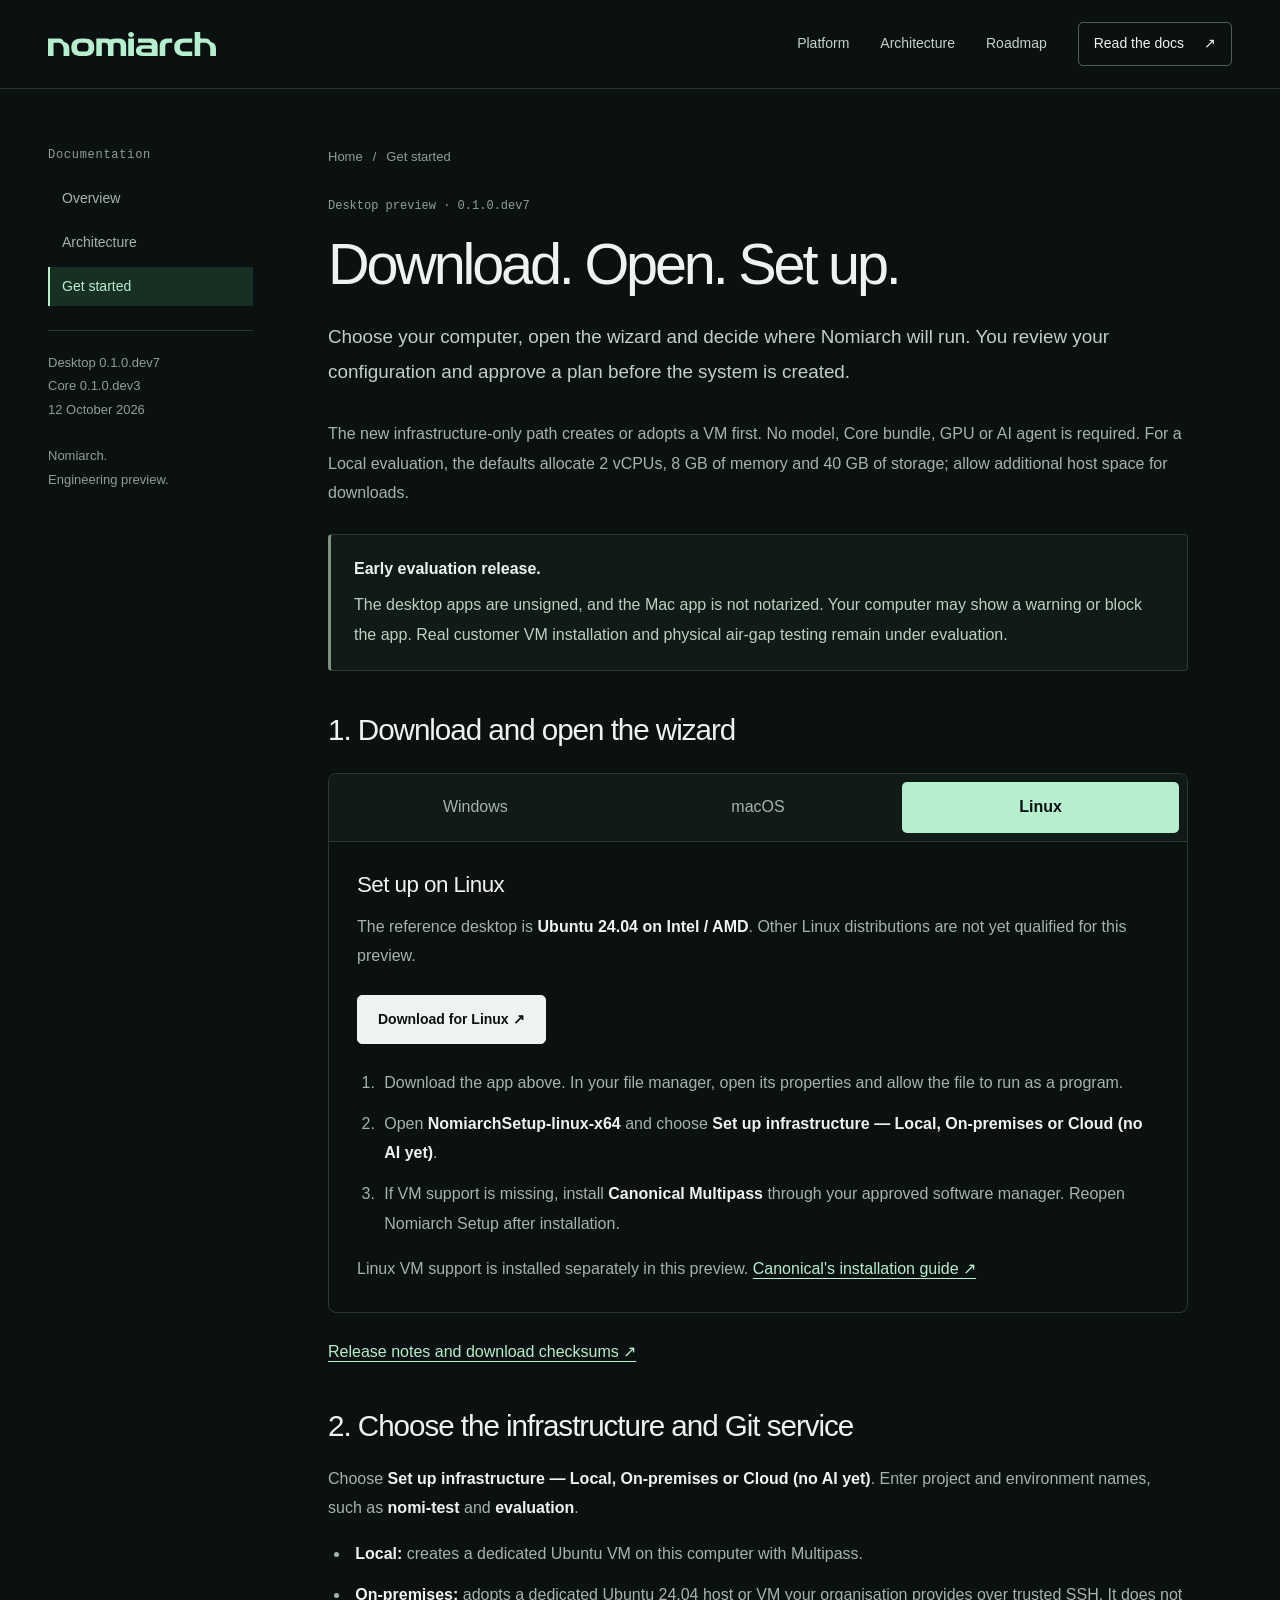
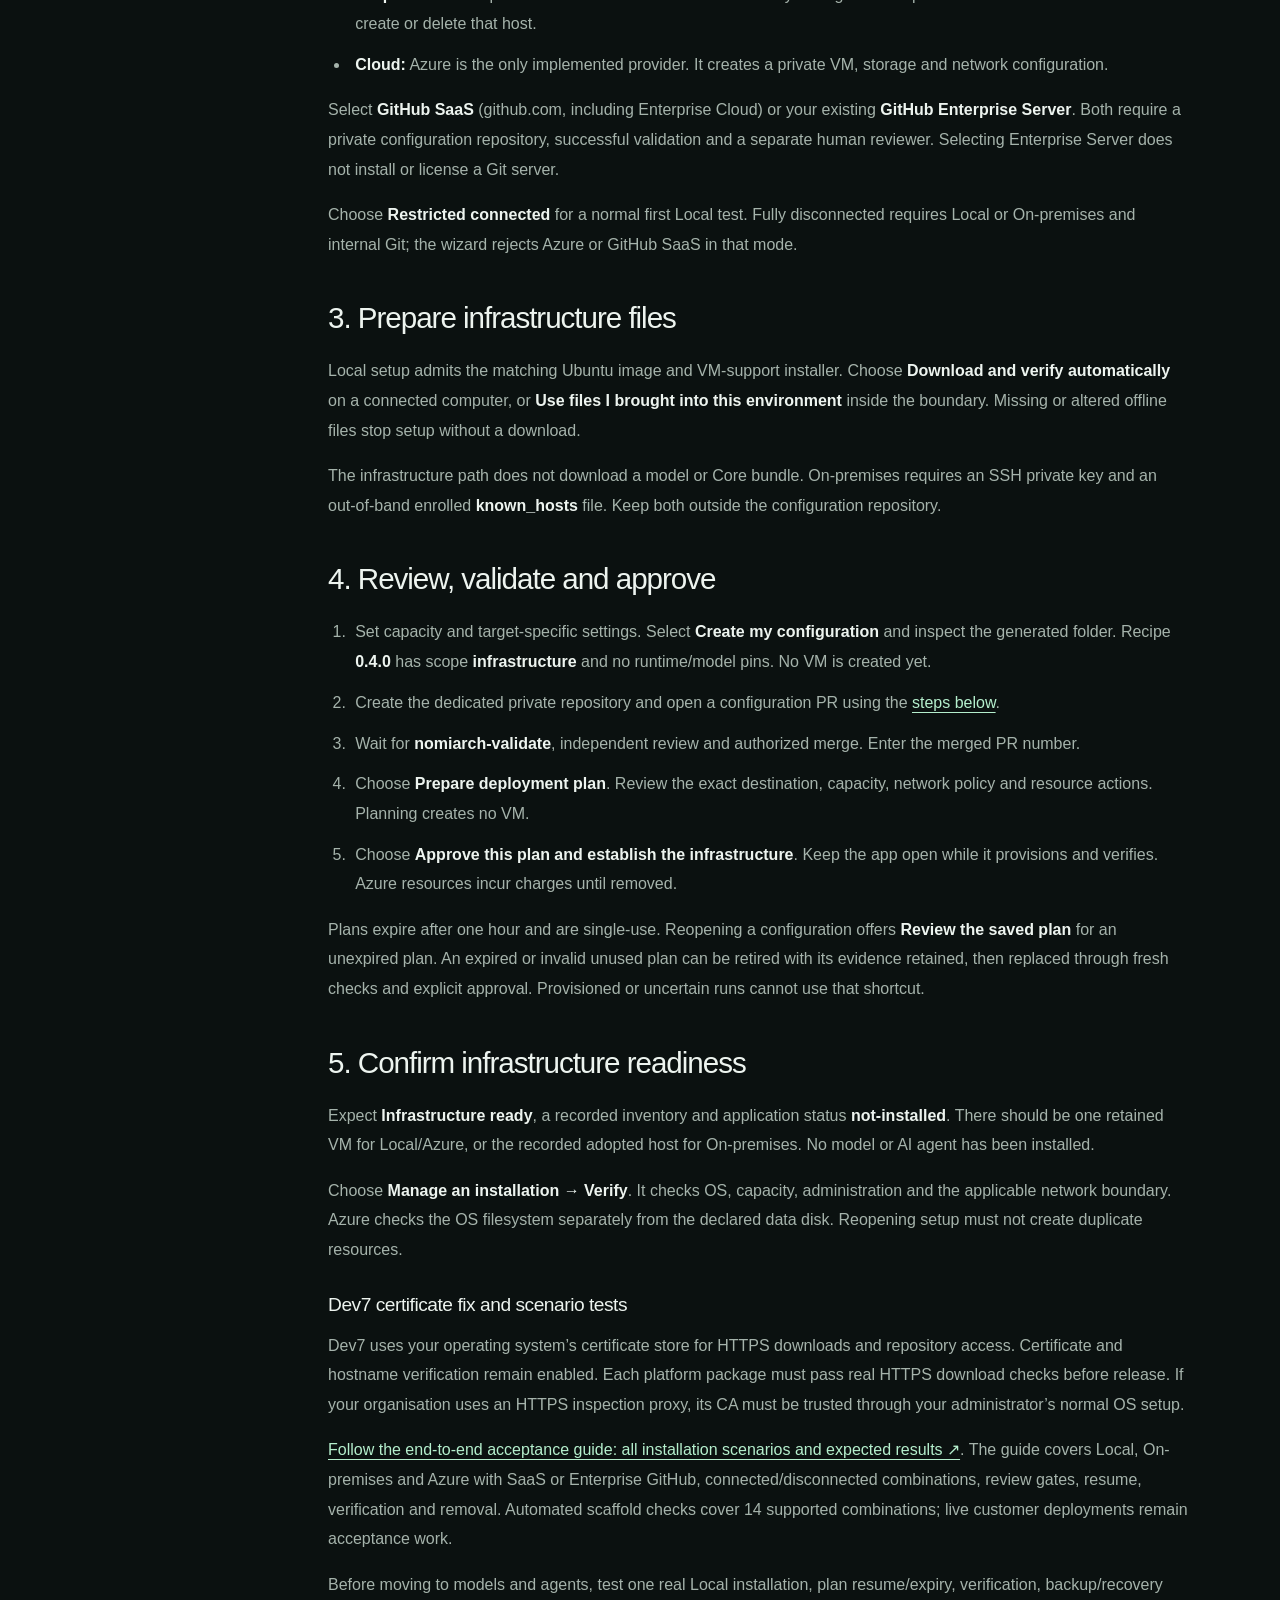
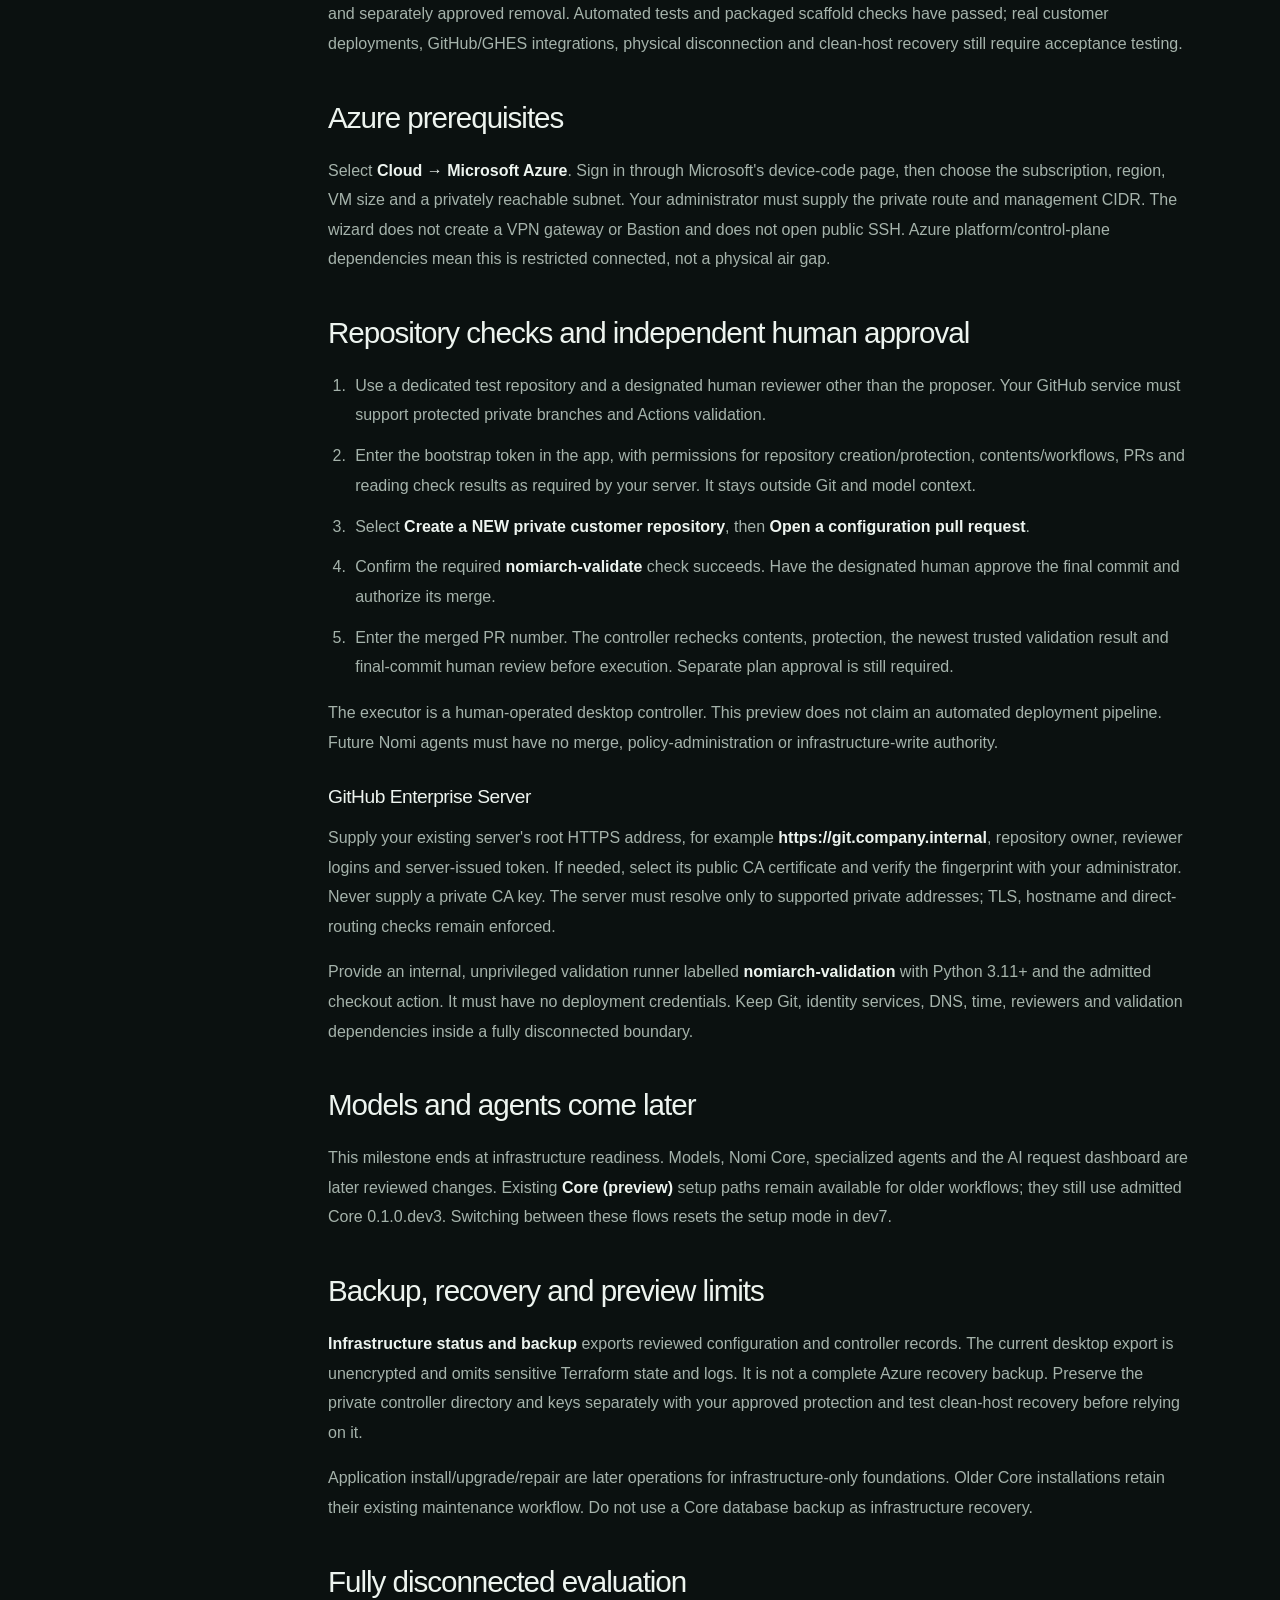
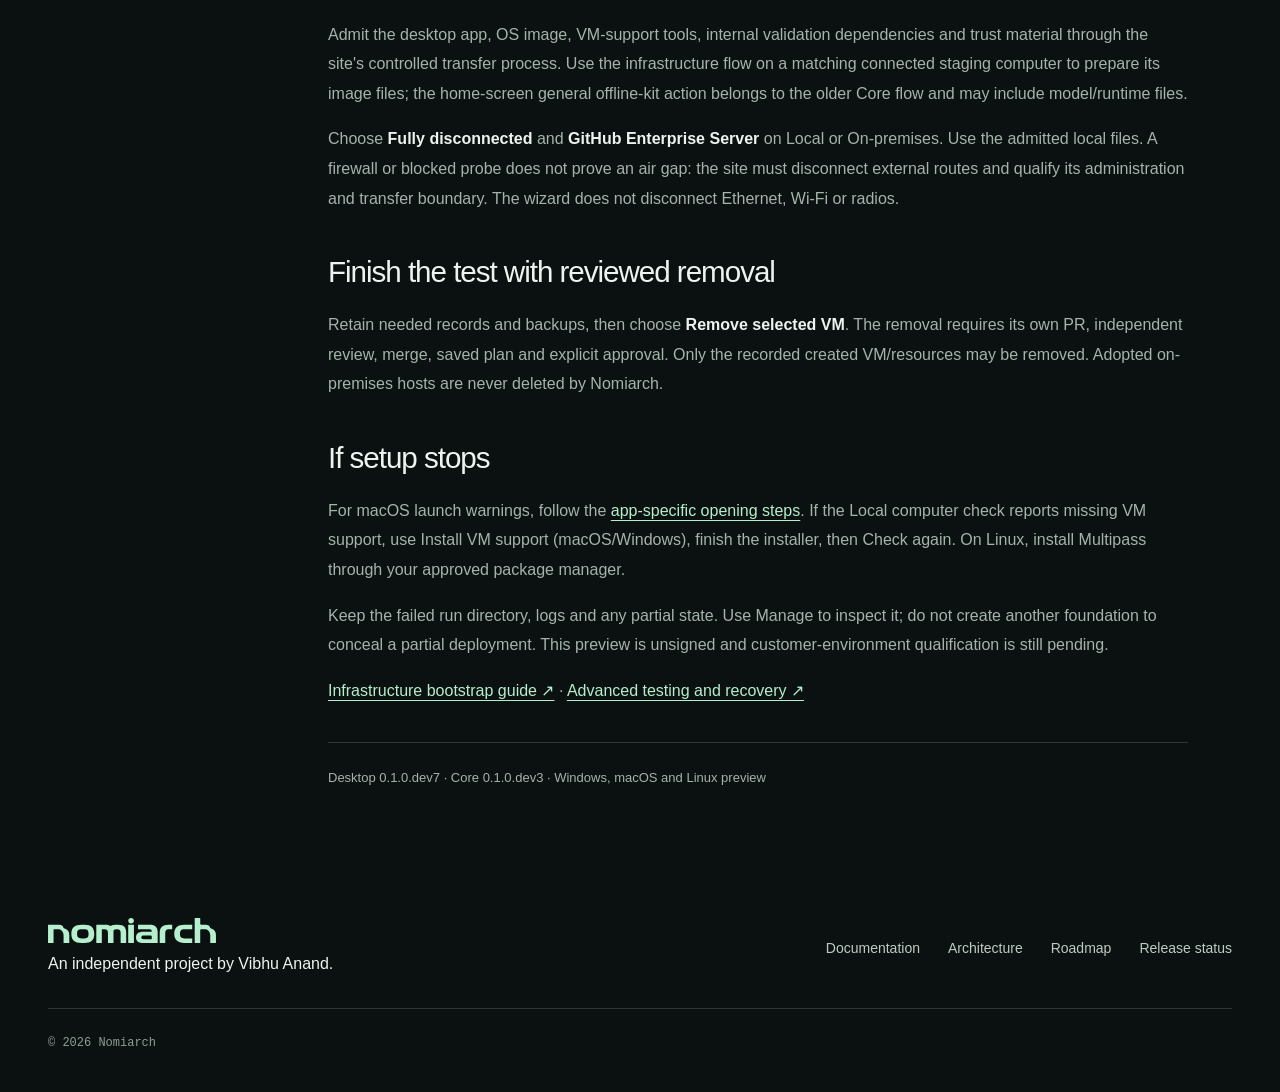
<file: site/docs/running/index.html>
<!doctype html>
<html lang="en"><head><meta charset="utf-8"><meta name="viewport" content="width=device-width, initial-scale=1">
<title>Get started — Nomiarch</title><meta name="description" content="Download the Nomiarch wizard for Windows, macOS or Linux. Infrastructure-only Local, On-premises and Azure setup with GitHub SaaS or Enterprise Server and human approvals."><meta name="theme-color" content="#0b1110">
<meta property="og:type" content="website"><meta property="og:title" content="Get started — Nomiarch"><meta property="og:description" content="Download the Nomiarch wizard for Windows, macOS or Linux. Infrastructure-only Local, On-premises and Azure setup with GitHub SaaS or Enterprise Server and human approvals."><meta name="twitter:card" content="summary_large_image"><meta name="twitter:title" content="Get started — Nomiarch"><meta name="twitter:description" content="Download the Nomiarch wizard for Windows, macOS or Linux. Infrastructure-only Local, On-premises and Azure setup with GitHub SaaS or Enterprise Server and human approvals.">
  <link rel="icon" type="image/svg+xml" href="../../assets/brand/favicon.svg">
<link rel="icon" type="image/png" sizes="32x32" href="../../assets/brand/favicon-32.png">
<link rel="apple-touch-icon" sizes="180x180" href="../../assets/brand/apple-touch-icon.png"><link rel="stylesheet" href="../../styles.css?install-tabs=1"><link rel="canonical" href="https://nomiarch.com/docs/running/"><meta property="og:url" content="https://nomiarch.com/docs/running/">
<meta property="og:image" content="https://nomiarch.com/assets/brand/social-preview-v1.png">
<meta property="og:image:secure_url" content="https://nomiarch.com/assets/brand/social-preview-v1.png">
<meta property="og:image:type" content="image/png">
<meta property="og:image:width" content="1200">
<meta property="og:image:height" content="630">
<meta property="og:image:alt" content="Nomiarch — Infrastructure &amp; AI. Under your authority.">
<meta property="og:locale" content="en_CA">
<meta name="twitter:image" content="https://nomiarch.com/assets/brand/social-preview-v1.png">
<meta name="twitter:image:alt" content="Nomiarch — Infrastructure &amp; AI. Under your authority.">
<meta property="og:site_name" content="Nomiarch">
<script src="../../install-tabs.js" defer></script>
</head><body>
<a class="skip-link" href="#main">Skip to content</a>  <header class="topbar"><div class="container header-inner"><a class="brand" href="../../" aria-label="Nomiarch home"><img class="brand-wordmark" src="../../assets/brand/wordmark-mint.svg" alt="Nomiarch" width="821" height="120"></a><nav class="nav" aria-label="Main navigation"><a class="hide-mobile" href="../../#platform">Platform</a><a class="hide-mobile" href="../architecture/">Architecture</a><a href="../../#roadmap">Roadmap</a><a class="nav-cta" href="../">Read the docs <span aria-hidden="true">↗</span></a></nav></div></header>
<div class="container docs-shell"><aside class="sidebar"><div class="sidebar-label">Documentation</div><nav aria-label="Documentation navigation"><a href="../">Overview</a><a href="../architecture/">Architecture</a><a href="./" aria-current="page">Get started</a></nav><div class="sidebar-note">Desktop 0.1.0.dev7<br>Core 0.1.0.dev3<br>12 October 2026<br><br>Nomiarch.<br>Engineering preview.</div></aside><main id="main" class="doc"><div class="breadcrumb"><a href="../../">Home</a><span aria-hidden="true">/</span><span>Get started</span></div>
<span class="badge">Desktop preview · 0.1.0.dev7</span>
<h1>Download. Open. Set up.</h1>
<p class="lede">Choose your computer, open the wizard and decide where Nomiarch will run. You review your configuration and approve a plan before the system is created.</p>
<p>The new infrastructure-only path creates or adopts a VM first. No model, Core bundle, GPU or AI agent is required. For a Local evaluation, the defaults allocate 2 vCPUs, 8 GB of memory and 40 GB of storage; allow additional host space for downloads.</p>
<div class="callout neutral"><strong>Early evaluation release.</strong><p>The desktop apps are unsigned, and the Mac app is not notarized. Your computer may show a warning or block the app. Real customer VM installation and physical air-gap testing remain under evaluation.</p></div>
<h2 id="prepare">1. Download and open the wizard</h2>
<div class="install-platforms" data-install-tabs>
  <nav class="platform-tabs" aria-label="Choose your operating system">
    <a id="tab-windows" href="#windows">Windows</a>
    <a id="tab-macos" href="#macos">macOS</a>
    <a id="tab-linux" href="#linux">Linux</a>
  </nav>
  <section id="windows" class="platform-panel">
    <h3>Set up on Windows</h3>
    <p>For <strong>Windows 11 Pro, Enterprise or Education</strong> on Intel / AMD with Hyper-V. Windows Home and ARM Windows are not supported in this preview.</p>
    <div class="platform-downloads">
      <a class="btn" href="https://github.com/Nomiarch/nomiarch/releases/download/desktop-v0.1.0.dev7/NomiarchSetup-windows-x64.exe">Download for Windows ↗</a>
    </div>
    <ol>
      <li>Download the app above, then open <strong>NomiarchSetup-windows-x64.exe</strong> from Downloads.</li>
      <li>Install Canonical Multipass and enable Hyper-V through your approved Windows setup process before Local provisioning. Then choose <strong>Set up infrastructure — Local, On-premises or Cloud (no AI yet)</strong>.</li>
      <li>Use the <a href="https://canonical.com/multipass/docs/latest/how-to-guides/install-multipass/">Canonical installation guide</a> for VM support. Windows may require administrator approval and a restart.</li>
      <li>The Local infrastructure flow now offers Check your computer and Install VM support. After installing it, choose Check again; Continue becomes available when the check passes.</li>
    </ol>
    <p>This unsigned preview may trigger a Windows security warning. On a managed computer, ask your IT administrator whether evaluation is permitted. Keep Windows security protections enabled.</p>
  </section>
  <section id="macos" class="platform-panel">
    <h3>Set up on your Mac</h3>
    <p>Open <strong>Apple menu → About This Mac</strong>. If you see <strong>Chip</strong> with an Apple chip name, choose Apple silicon. If you see <strong>Processor</strong> with Intel, choose Intel Mac. <a href="https://support.apple.com/en-ca/116943">Help identifying your Mac ↗</a></p>
    <div class="download-grid">
      <a class="doc-card" href="https://github.com/Nomiarch/nomiarch/releases/download/desktop-v0.1.0.dev7/NomiarchSetup-macos-arm64.zip"><span class="mono">APPLE SILICON</span><h4>Download for Apple chips ↗</h4><p>For Macs with an Apple chip.</p></a>
      <a class="doc-card" href="https://github.com/Nomiarch/nomiarch/releases/download/desktop-v0.1.0.dev7/NomiarchSetup-macos-intel.zip"><span class="mono">INTEL MAC</span><h4>Download for Intel Mac ↗</h4><p>For Macs with an Intel processor.</p></a>
    </div>
    <ol>
      <li>Download the ZIP for your Mac, then double-click it in Downloads to extract the app.</li>
      <li>Move <strong>NomiarchSetup</strong> to Applications and double-click it.</li>
      <li>If Apple shows <strong>“NomiarchSetup” Not Opened</strong>, follow the steps below.</li>
    </ol>
    <div id="macos-open-anyway" class="callout">
      <h4>Apple could not verify NomiarchSetup?</h4>
      <p>This preview is unsigned and has not been notarized by Apple. If you downloaded it using this page and trust it for testing on your Mac, you can allow this app:</p>
      <ol>
        <li>Click <strong>Done</strong> on the warning.</li>
        <li>Open <strong>Apple menu → System Settings → Privacy &amp; Security</strong>.</li>
        <li>Scroll to <strong>Security</strong>. Find the NomiarchSetup message and click <strong>Open Anyway</strong>.</li>
        <li>Confirm with Touch ID or your password if requested, then click <strong>Open</strong>.</li>
      </ol>
      <p>This saves an exception for NomiarchSetup. <a href="https://support.apple.com/en-ca/102445">Apple's official opening instructions ↗</a></p>
      <p>If the button is missing, try opening the app once more and return to this settings page. On a managed Mac, ask your IT administrator if the option is restricted. Keep your Mac's security protections enabled.</p>
    </div>
    <p>For Local provisioning, the wizard checks for <a href="https://canonical.com/multipass/docs/latest/how-to-guides/install-multipass/">Canonical Multipass</a>. Open the app and choose <strong>Set up infrastructure — Local, On-premises or Cloud (no AI yet)</strong>. Use Install VM support on the computer-check screen if it is missing, then Check again. Actual provisioning requires it.</p>
  </section>
  <section id="linux" class="platform-panel">
    <h3>Set up on Linux</h3>
    <p>The reference desktop is <strong>Ubuntu 24.04 on Intel / AMD</strong>. Other Linux distributions are not yet qualified for this preview.</p>
    <div class="platform-downloads">
      <a class="btn" href="https://github.com/Nomiarch/nomiarch/releases/download/desktop-v0.1.0.dev7/NomiarchSetup-linux-x64">Download for Linux ↗</a>
    </div>
    <ol>
      <li>Download the app above. In your file manager, open its properties and allow the file to run as a program.</li>
      <li>Open <strong>NomiarchSetup-linux-x64</strong> and choose <strong>Set up infrastructure — Local, On-premises or Cloud (no AI yet)</strong>.</li>
      <li>If VM support is missing, install <strong>Canonical Multipass</strong> through your approved software manager. Reopen Nomiarch Setup after installation.</li>
    </ol>
    <p>Linux VM support is installed separately in this preview. <a href="https://canonical.com/multipass/docs/latest/how-to-guides/install-multipass/">Canonical's installation guide ↗</a></p>
  </section>
</div>
<p><a href="https://github.com/Nomiarch/nomiarch/releases/tag/desktop-v0.1.0.dev7">Release notes and download checksums ↗</a></p>
<h2 id="destination">2. Choose the infrastructure and Git service</h2>
<p>Choose <strong>Set up infrastructure — Local, On-premises or Cloud (no AI yet)</strong>. Enter project and environment names, such as <strong>nomi-test</strong> and <strong>evaluation</strong>.</p>
<ul><li><strong>Local:</strong> creates a dedicated Ubuntu VM on this computer with Multipass.</li><li><strong>On-premises:</strong> adopts a dedicated Ubuntu 24.04 host or VM your organisation provides over trusted SSH. It does not create or delete that host.</li><li><strong>Cloud:</strong> Azure is the only implemented provider. It creates a private VM, storage and network configuration.</li></ul>
<p>Select <strong>GitHub SaaS</strong> (github.com, including Enterprise Cloud) or your existing <strong>GitHub Enterprise Server</strong>. Both require a private configuration repository, successful validation and a separate human reviewer. Selecting Enterprise Server does not install or license a Git server.</p>
<p>Choose <strong>Restricted connected</strong> for a normal first Local test. Fully disconnected requires Local or On-premises and internal Git; the wizard rejects Azure or GitHub SaaS in that mode.</p>
<h2 id="download">3. Prepare infrastructure files</h2>
<p>Local setup admits the matching Ubuntu image and VM-support installer. Choose <strong>Download and verify automatically</strong> on a connected computer, or <strong>Use files I brought into this environment</strong> inside the boundary. Missing or altered offline files stop setup without a download.</p>
<p>The infrastructure path does not download a model or Core bundle. On-premises requires an SSH private key and an out-of-band enrolled <strong>known_hosts</strong> file. Keep both outside the configuration repository.</p>
<h2 id="install">4. Review, validate and approve</h2>
<ol><li>Set capacity and target-specific settings. Select <strong>Create my configuration</strong> and inspect the generated folder. Recipe <strong>0.4.0</strong> has scope <strong>infrastructure</strong> and no runtime/model pins. No VM is created yet.</li><li>Create the dedicated private repository and open a configuration PR using the <a href="#customer-repository">steps below</a>.</li><li>Wait for <strong>nomiarch-validate</strong>, independent review and authorized merge. Enter the merged PR number.</li><li>Choose <strong>Prepare deployment plan</strong>. Review the exact destination, capacity, network policy and resource actions. Planning creates no VM.</li><li>Choose <strong>Approve this plan and establish the infrastructure</strong>. Keep the app open while it provisions and verifies. Azure resources incur charges until removed.</li></ol>
<p>Plans expire after one hour and are single-use. Reopening a configuration offers <strong>Review the saved plan</strong> for an unexpired plan. An expired or invalid unused plan can be retired with its evidence retained, then replaced through fresh checks and explicit approval. Provisioned or uncertain runs cannot use that shortcut.</p>
<h2 id="verify">5. Confirm infrastructure readiness</h2>
<p>Expect <strong>Infrastructure ready</strong>, a recorded inventory and application status <strong>not-installed</strong>. There should be one retained VM for Local/Azure, or the recorded adopted host for On-premises. No model or AI agent has been installed.</p>
<p>Choose <strong>Manage an installation → Verify</strong>. It checks OS, capacity, administration and the applicable network boundary. Azure checks the OS filesystem separately from the declared data disk. Reopening setup must not create duplicate resources.</p>
<h3>Dev7 certificate fix and scenario tests</h3>
<p>Dev7 uses your operating system’s certificate store for HTTPS downloads and repository access. Certificate and hostname verification remain enabled. Each platform package must pass real HTTPS download checks before release. If your organisation uses an HTTPS inspection proxy, its CA must be trusted through your administrator’s normal OS setup.</p>
<p><a href="https://github.com/Nomiarch/nomiarch/blob/main/docs/desktop-dev7-acceptance.md">Follow the end-to-end acceptance guide: all installation scenarios and expected results ↗</a>. The guide covers Local, On-premises and Azure with SaaS or Enterprise GitHub, connected/disconnected combinations, review gates, resume, verification and removal. Automated scaffold checks cover 14 supported combinations; live customer deployments remain acceptance work.</p>
<p>Before moving to models and agents, test one real Local installation, plan resume/expiry, verification, backup/recovery and separately approved removal. Automated tests and packaged scaffold checks have passed; real customer deployments, GitHub/GHES integrations, physical disconnection and clean-host recovery still require acceptance testing.</p>
<h2 id="azure">Azure prerequisites</h2>
<p>Select <strong>Cloud → Microsoft Azure</strong>. Sign in through Microsoft's device-code page, then choose the subscription, region, VM size and a privately reachable subnet. Your administrator must supply the private route and management CIDR. The wizard does not create a VPN gateway or Bastion and does not open public SSH. Azure platform/control-plane dependencies mean this is restricted connected, not a physical air gap.</p>
<h2 id="customer-repository">Repository checks and independent human approval</h2>
<ol><li>Use a dedicated test repository and a designated human reviewer other than the proposer. Your GitHub service must support protected private branches and Actions validation.</li><li>Enter the bootstrap token in the app, with permissions for repository creation/protection, contents/workflows, PRs and reading check results as required by your server. It stays outside Git and model context.</li><li>Select <strong>Create a NEW private customer repository</strong>, then <strong>Open a configuration pull request</strong>.</li><li>Confirm the required <strong>nomiarch-validate</strong> check succeeds. Have the designated human approve the final commit and authorize its merge.</li><li>Enter the merged PR number. The controller rechecks contents, protection, the newest trusted validation result and final-commit human review before execution. Separate plan approval is still required.</li></ol>
<p>The executor is a human-operated desktop controller. This preview does not claim an automated deployment pipeline. Future Nomi agents must have no merge, policy-administration or infrastructure-write authority.</p>
<h3 id="internal-github">GitHub Enterprise Server</h3>
<p>Supply your existing server's root HTTPS address, for example <strong>https://git.company.internal</strong>, repository owner, reviewer logins and server-issued token. If needed, select its public CA certificate and verify the fingerprint with your administrator. Never supply a private CA key. The server must resolve only to supported private addresses; TLS, hostname and direct-routing checks remain enforced.</p>
<p>Provide an internal, unprivileged validation runner labelled <strong>nomiarch-validation</strong> with Python 3.11+ and the admitted checkout action. It must have no deployment credentials. Keep Git, identity services, DNS, time, reviewers and validation dependencies inside a fully disconnected boundary.</p>
<h2 id="proposals">Models and agents come later</h2>
<p>This milestone ends at infrastructure readiness. Models, Nomi Core, specialized agents and the AI request dashboard are later reviewed changes. Existing <strong>Core (preview)</strong> setup paths remain available for older workflows; they still use admitted Core 0.1.0.dev3. Switching between these flows resets the setup mode in dev7.</p>
<h2 id="upgrade">Backup, recovery and preview limits</h2>
<p><strong>Infrastructure status and backup</strong> exports reviewed configuration and controller records. The current desktop export is unencrypted and omits sensitive Terraform state and logs. It is not a complete Azure recovery backup. Preserve the private controller directory and keys separately with your approved protection and test clean-host recovery before relying on it.</p>
<p>Application install/upgrade/repair are later operations for infrastructure-only foundations. Older Core installations retain their existing maintenance workflow. Do not use a Core database backup as infrastructure recovery.</p>
<h2 id="offline">Fully disconnected evaluation</h2>
<p>Admit the desktop app, OS image, VM-support tools, internal validation dependencies and trust material through the site's controlled transfer process. Use the infrastructure flow on a matching connected staging computer to prepare its image files; the home-screen general offline-kit action belongs to the older Core flow and may include model/runtime files.</p>
<p>Choose <strong>Fully disconnected</strong> and <strong>GitHub Enterprise Server</strong> on Local or On-premises. Use the admitted local files. A firewall or blocked probe does not prove an air gap: the site must disconnect external routes and qualify its administration and transfer boundary. The wizard does not disconnect Ethernet, Wi-Fi or radios.</p>
<h2 id="cleanup">Finish the test with reviewed removal</h2>
<p>Retain needed records and backups, then choose <strong>Remove selected VM</strong>. The removal requires its own PR, independent review, merge, saved plan and explicit approval. Only the recorded created VM/resources may be removed. Adopted on-premises hosts are never deleted by Nomiarch.</p>
<h2 id="help">If setup stops</h2>
<p>For macOS launch warnings, follow the <a href="#macos-open-anyway">app-specific opening steps</a>. If the Local computer check reports missing VM support, use Install VM support (macOS/Windows), finish the installer, then Check again. On Linux, install Multipass through your approved package manager.</p>
<p>Keep the failed run directory, logs and any partial state. Use Manage to inspect it; do not create another foundation to conceal a partial deployment. This preview is unsigned and customer-environment qualification is still pending.</p>
<p><a href="https://github.com/Nomiarch/nomiarch/blob/main/docs/infrastructure-bootstrap.md">Infrastructure bootstrap guide ↗</a> · <a href="https://github.com/Nomiarch/nomiarch/blob/main/docs/testing.md">Advanced testing and recovery ↗</a></p>
<p class="smallprint">Desktop 0.1.0.dev7 · Core 0.1.0.dev3 · Windows, macOS and Linux preview</p></main></div>  <footer class="footer"><div class="container footer-inner"><div><a class="brand" href="../../" aria-label="Nomiarch home"><img class="brand-wordmark" src="../../assets/brand/wordmark-mint.svg" alt="Nomiarch" width="821" height="120"></a><p>An independent project by Vibhu Anand.</p></div><nav class="footer-links" aria-label="Footer"><a href="../">Documentation</a><a href="../architecture/">Architecture</a><a href="../../#roadmap">Roadmap</a><a href="./">Release status</a></nav><span class="footer-year">© 2026 Nomiarch</span></div></footer>
</body></html>
</file>
<file: site/styles.css>
@charset "UTF-8";
:root{--bg:#0b1110;--surface:#101a16;--ink:#edf4ef;--muted:#a5b3ab;--dim:#8e9e94;--line:#2a3830;--accent:#b5efcd;--max:1200px;color-scheme:dark;font-size:16px}
*{box-sizing:border-box}html{scroll-behavior:smooth;scroll-padding-top:36px}body{margin:0;background:var(--bg);color:var(--ink);font-family:Inter,"Helvetica Neue",Arial,sans-serif;-webkit-font-smoothing:antialiased;line-height:1.65}::selection{background:var(--accent);color:var(--bg)}a{color:inherit;text-decoration:none}a:hover{color:var(--accent)}p,h1,h2,h3{margin-top:0}p{margin-bottom:0}h1,h2,h3{font-weight:500;line-height:1.09}h1,h2{letter-spacing:-.055em}h2{font-size:clamp(2.3rem,4.1vw,3.7rem);margin-bottom:0}h3{font-size:1.4rem;letter-spacing:-.025em;line-height:1.3}button,a,summary{-webkit-tap-highlight-color:transparent}a:focus-visible,summary:focus-visible{outline:2px solid var(--accent);outline-offset:6px;border-radius:2px}.container{width:calc(100% - 96px);max-width:var(--max);margin-inline:auto}.skip-link{position:absolute;top:-100px;left:16px;z-index:30;background:var(--accent);color:var(--bg);padding:10px 18px}.skip-link:focus{top:12px}.topbar{border-bottom:1px solid var(--line)}.header-inner{min-height:88px;display:flex;align-items:center;justify-content:space-between;gap:24px}.brand{display:inline-flex;align-items:center;flex-shrink:0;line-height:1}.nav{display:flex;align-items:center;gap:31px;font-size:.875rem}.nav>a{color:#c5d1c9;transition:color .18s}.nav>a:hover{color:var(--accent)}.nav-cta{border:1px solid #506056;padding:9px 15px;border-radius:5px;display:flex;gap:20px;align-items:center;color:var(--ink)!important}.nav-cta:hover{border-color:var(--accent)}
.hero{text-align:center;padding-top:79px;padding-bottom:51px}.project-status{display:inline-flex;align-items:center;flex-wrap:wrap;justify-content:center;gap:13px;font-size:.8125rem;color:#c5d1c9;margin-bottom:33px}.status-label{font-size:.75rem;letter-spacing:.06em;border:1px solid #405949;border-radius:3px;padding:3px 7px;color:var(--accent)}.hero h1{font-size:clamp(3rem,6.85vw,6.15rem);line-height:1.075;margin-bottom:28px;font-weight:500;letter-spacing:-.065em}.hero h1 span{color:var(--accent)}.hero-lede{font-size:1.27rem;color:var(--ink);margin-bottom:10px;letter-spacing:-.02em}.hero-description{max-width:660px;margin-inline:auto;font-size:1.0625rem;line-height:1.8;color:var(--muted)}.actions{display:flex;align-items:center;gap:17px;justify-content:center;flex-wrap:wrap;margin-top:29px}.btn{display:inline-flex;align-items:center;justify-content:center;gap:25px;padding:12px 20px;min-height:49px;border-radius:5px;background:var(--ink);border:1px solid var(--ink);color:var(--bg);font-size:.875rem;font-weight:600;line-height:1.4;transition:background .18s,border-color .18s,transform .18s}.btn:hover{background:var(--accent);border-color:var(--accent);color:var(--bg);transform:translateY(-2px)}.btn-secondary{color:var(--ink);background:transparent;border-color:#415048;font-weight:400}.btn-secondary:hover{background:#18251e;color:var(--ink);border-color:var(--accent)}
.eyebrow,.figure-caption,.node-kicker,.node-foot,.feature-meta,.feature-number,.code-title,.decision-record dt,.code-note,.mode-number,.mode-status,.milestone-number,.badge,.future-note,.footer-year,.mono,.sidebar-label{font-family:"SFMono-Regular",Consolas,"Liberation Mono",monospace}.eyebrow{display:block;color:var(--accent);font-size:.75rem;letter-spacing:.085em;margin-bottom:23px;line-height:1.7}.boundary-figure{margin-top:62px;text-align:left}.figure-caption{display:flex;align-items:center;justify-content:space-between;gap:16px;font-size:.75rem;letter-spacing:.045em;color:var(--dim);padding:0 0 16px}.figure-caption>span:first-child{color:#c5d1c9}.trust-flow{display:grid;grid-template-columns:repeat(5,minmax(0,1fr));border:1px solid var(--line);border-radius:6px;position:relative;background:linear-gradient(180deg,#111c16,#0d1510)}.flow-node{padding:24px 22px 20px;min-width:0;position:relative;display:flex;flex-direction:column}.flow-node+.flow-node{border-left:1px solid var(--line)}.flow-node:not(:last-child):after{content:"";width:7px;height:7px;position:absolute;top:calc(50% - 3px);right:-4px;border-right:1px solid #789080;border-top:1px solid #789080;transform:rotate(45deg);z-index:2;background:var(--surface)}.node-kicker{font-size:.75rem;letter-spacing:0;color:var(--dim);margin-bottom:25px}.flow-node strong{font-size:1.025rem;letter-spacing:-.02em;font-weight:500;line-height:1.4;display:block;min-height:48px}.flow-node p{font-size:.875rem;color:var(--muted);line-height:1.7;margin-top:11px}.node-foot{font-size:.75rem;color:var(--dim);padding-top:28px;margin-top:auto;line-height:1.6}.policy-node{background:#193726;border:1px solid #689e7c!important;margin:-1px 0;border-radius:5px;z-index:1}.policy-node strong{color:var(--accent);font-size:1.125rem}.policy-node .node-kicker,.policy-node .node-foot{color:var(--accent)}.policy-node p{color:#c2d8ca}.boundary-bottom{display:flex;justify-content:space-between;gap:20px;font-size:.75rem;color:var(--dim);padding-top:16px}.boundary-bottom>span:last-child{color:var(--muted)}.principle-strip{border-block:1px solid var(--line)}.principles{display:flex;justify-content:space-between;gap:20px;padding-block:23px;font-size:.875rem;color:#becac2}
.section{padding-block:105px}.section-heading{display:grid;grid-template-columns:1fr 1fr;gap:80px;align-items:end;margin-bottom:57px}.section-heading>p{font-size:1.0625rem;color:var(--muted);line-height:1.85;max-width:515px}.feature-grid{display:grid;grid-template-columns:repeat(3,minmax(0,1fr));border-block:1px solid var(--line);margin-bottom:30px}.feature{padding:35px 31px 35px 0;display:flex;flex-direction:column}.feature+.feature{border-left:1px solid var(--line);padding-left:31px}.feature-number{color:var(--accent);font-size:.75rem;margin-bottom:29px}.feature h3{font-size:1.44rem;margin-bottom:15px}.feature p{font-size:1rem;color:var(--muted);line-height:1.85}.feature-meta{color:var(--dim);font-size:.75rem;letter-spacing:0;line-height:1.8;margin-top:auto;padding-top:29px}.text-link{font-size:.875rem;display:inline-flex;align-items:center;gap:16px;color:var(--ink);line-height:1.5}.text-link:hover{color:var(--accent)}.deployment-section{background:var(--surface);border-block:1px solid var(--line);padding-block:86px}.deployment-grid{display:grid;grid-template-columns:.92fr 1.08fr;gap:88px;align-items:center}.section-copy{font-size:1rem;color:var(--muted);line-height:1.85;margin-top:24px;max-width:475px}.deployment-grid .text-link{margin-top:27px}.deployment-modes{border-top:1px solid #34473a}.deployment-modes article{display:grid;grid-template-columns:25px 1fr;gap:15px;position:relative;padding:28px 0;border-bottom:1px solid #34473a}.mode-number{color:var(--accent);font-size:.75rem;padding-top:4px}.deployment-modes h3{font-size:1.12rem;margin-bottom:9px;padding-right:5px}.deployment-modes p{font-size:1rem;color:var(--muted);max-width:395px}.mode-status{font-size:.75rem;color:var(--dim);grid-column:2;letter-spacing:.04em}.proof-grid{display:grid;grid-template-columns:1.08fr .92fr;gap:67px;align-items:center}.code-panel{border:1px solid #385341;border-radius:7px;background:#0f1913;overflow:hidden}.code-title{padding:19px 23px;border-bottom:1px solid var(--line);font-size:.75rem;display:flex;flex-wrap:wrap;justify-content:space-between;gap:9px;letter-spacing:0;color:#c2d2c7}.example-label{color:var(--dim)}.code-body{padding:30px 0 24px}.code-comment{font-family:"SFMono-Regular",Consolas,monospace;font-size:.8125rem;color:var(--dim);padding:0 27px 27px}.diff-line{font-size:.9375rem;display:flex;gap:18px;padding:7px 25px;line-height:1.75}.diff-line code{font-size:inherit;white-space:normal;overflow-wrap:anywhere;background:transparent;border:0;padding:0;color:inherit}.removed{background:#2a191b;color:#e8b2b0}.added{background:#1b3926;color:var(--accent)}.code-divider{margin:29px 25px;border-top:1px solid var(--line)}.decision-record{margin:0 26px;display:grid;gap:17px}.decision-record>div{display:grid;grid-template-columns:98px 1fr;gap:14px;align-items:baseline}.decision-record dt{font-size:.75rem;color:var(--dim)}.decision-record dd{font-size:.875rem;margin:0;color:#c9d5cd}.code-note{border-top:1px solid var(--line);padding:15px 24px;color:var(--dim);font-size:.75rem}.proof-steps{padding:0;margin:0;list-style:none;display:grid;gap:25px}.proof-steps li{display:grid;grid-template-columns:25px 1fr;gap:21px}.step-number{font-family:Consolas,monospace;color:var(--accent);font-size:.75rem;padding-top:3px}.proof-steps h3{font-size:1.15rem;line-height:1.5;margin-bottom:6px}.proof-steps p{font-size:1rem;color:var(--muted);line-height:1.75}
.roadmap-section{padding-block:92px;border-block:1px solid var(--line)}.roadmap{display:grid;grid-template-columns:repeat(3,minmax(0,1fr));gap:34px}.milestone{border-top:2px solid #3a473e;padding-top:25px}.milestone.current{border-color:var(--accent)}.milestone-meta{display:flex;justify-content:space-between;gap:10px;align-items:center;margin-bottom:32px}.milestone-number{font-size:.8125rem;color:var(--dim)}.badge{font-size:.75rem;letter-spacing:0;color:var(--dim)}.badge-active{color:var(--accent)}.milestone h3{font-size:1.4rem;margin-bottom:14px}.milestone p{color:var(--muted);font-size:1rem;line-height:1.8}.milestone .text-link{margin-top:22px;font-size:.875rem}.future-note{font-size:.75rem;line-height:1.9;color:var(--dim);border-top:1px solid var(--line);margin-top:45px;padding-top:24px;max-width:100%}.faq-section{padding-block:93px}.faq-grid{display:grid;grid-template-columns:.85fr 1.15fr;gap:90px}.faq{border-top:1px solid var(--line)}.faq details{border-bottom:1px solid var(--line)}.faq summary{font-size:1rem;list-style:none;cursor:pointer;padding:23px 35px 23px 0;position:relative;line-height:1.55}.faq summary::-webkit-details-marker{display:none}.faq summary:after{content:"+";position:absolute;right:0;top:21px;font-size:1.35rem;color:var(--accent);font-weight:300}.faq details[open] summary:after{content:"−"}.faq details p{font-size:1rem;color:var(--muted);padding:0 30px 25px 0;line-height:1.85}.closing{background:var(--surface);border-block:1px solid var(--line);padding-block:85px;text-align:center}.closing h2{font-size:clamp(3rem,5.5vw,5rem);line-height:1.08;color:var(--accent)}.closing p{color:var(--muted);font-size:1rem;margin-top:22px}.closing .eyebrow{color:var(--dim)}.closing .actions{gap:31px}.footer{padding-block:38px}.footer-inner{display:grid;grid-template-columns:1fr auto;gap:25px;align-items:center}.footer .brand{font-size:1.35rem}.footer .footer p{color:var(--dim);font-size:.75rem;margin-top:12px}.footer-links{display:flex;flex-wrap:wrap;gap:28px;font-size:.875rem;color:#bfcbc2}.footer-year{font-size:.75rem;color:var(--dim);grid-column:1/-1;border-top:1px solid var(--line);padding-top:25px;margin-top:5px}
/* Documentation */
.docs-shell{display:grid;grid-template-columns:205px minmax(0,1fr);gap:75px;padding-block:57px 90px}.sidebar{position:sticky;top:30px;align-self:start;font-size:.875rem}.sidebar-label{font-size:.75rem;letter-spacing:.06em;color:var(--dim);margin-bottom:13px}.sidebar nav{display:flex;flex-direction:column;gap:5px}.sidebar nav a{padding:9px 12px;border-left:2px solid transparent;color:var(--muted);line-height:1.5}.sidebar nav a:hover{color:var(--accent);background:var(--surface)}.sidebar nav a[aria-current="page"]{background:#183024;border-left-color:var(--accent);color:var(--accent)}.sidebar-note{border-top:1px solid var(--line);margin-top:24px;padding-top:20px;font-size:.8125rem;line-height:1.8;color:var(--dim)}.doc{min-width:0;max-width:860px}.breadcrumb{font-size:.8125rem;color:var(--dim);display:flex;gap:10px;margin-bottom:24px}.doc h1{font-size:clamp(2.6rem,4.5vw,4rem);margin:15px 0 24px;line-height:1.1}.doc .lede{font-size:1.18rem;color:#c0d0c6;line-height:1.85;margin-bottom:29px}.doc h2{font-size:1.85rem;letter-spacing:-.035em;margin:41px 0 19px;line-height:1.25}.doc h3{font-size:1.2rem;margin:28px 0 13px}.doc p,.doc li{color:var(--muted);font-size:1rem;line-height:1.85}.doc p+p{margin-top:16px}.doc ul,.doc ol{padding-left:1.4rem}.doc li{padding-left:.3rem;margin-bottom:.7rem}.doc strong{font-weight:600;color:var(--ink)}.doc p a,.doc li a{color:var(--accent);text-decoration:underline;text-underline-offset:4px}.callout{border:1px solid #3d634b;border-left:3px solid var(--accent);background:#142a1d;border-radius:4px;padding:21px 23px;margin:26px 0}.callout strong{color:var(--accent)}.callout p{font-size:1rem;margin-top:8px;color:#bdcfc1}.callout.neutral{background:var(--surface);border-color:var(--line);border-left-color:#7c9384}.callout.neutral strong{color:var(--ink)}.doc-card-grid{display:grid;grid-template-columns:1fr 1fr;gap:20px;margin:28px 0}.doc-card{border:1px solid var(--line);border-radius:5px;padding:27px;display:block;transition:border-color .18s,background .18s}.doc-card:hover{border-color:#679777;background:var(--surface)}.doc-card .mono{color:var(--dim);font-size:.75rem;display:block;margin-bottom:24px}.doc-card h3{margin:0 0 14px;font-size:1.35rem}.doc-card p{font-size:1rem;margin-bottom:18px}.card-arrow{color:var(--accent)}.table-scroll{max-width:100%;overflow-x:auto;margin:25px 0;border:1px solid var(--line);border-radius:5px}table{width:100%;border-collapse:collapse;font-size:.9375rem;text-align:left;line-height:1.7}th{background:var(--surface);font-weight:500;color:var(--ink)}th,td{padding:15px 18px;border-bottom:1px solid var(--line);vertical-align:top}tr:last-child td{border-bottom:0}td{color:var(--muted)}td:first-child{color:var(--ink);min-width:130px}.doc-flow{padding:22px;background:var(--surface);border:1px solid var(--line);border-radius:5px;display:grid;grid-template-columns:1fr 1fr;gap:15px;margin:26px 0}.doc-flow-item{border:1px solid var(--line);padding:20px;border-radius:3px}.doc-flow-item h3{font-size:1.1rem;color:var(--ink);margin:0 0 10px}.doc-flow-item p{font-size:1rem;margin:0}.doc-flow-item.policy{border-color:#78ae8b}.doc-flow-item.policy h3{color:var(--accent)}.flow-caption{grid-column:1/-1;font-size:.8125rem!important;color:var(--dim)!important}.doc-pagination{margin-top:44px;padding-top:24px;border-top:1px solid var(--line);display:flex;justify-content:space-between;gap:25px;font-size:.9375rem}.doc-pagination a{max-width:48%;color:var(--accent)}.doc-pagination a:last-child{text-align:right;margin-left:auto}.doc-pagination small{display:block;color:var(--dim);font-size:.75rem;margin-bottom:5px}.doc .smallprint{font-size:.8125rem;border-top:1px solid var(--line);padding-top:23px;margin-top:37px}.requirements{list-style:none;padding:0!important;counter-reset:req}.requirements li{position:relative;padding:1px 0 20px 46px;border-bottom:1px solid var(--line);margin-bottom:21px;counter-increment:req}.requirements li:before{content:counter(req,decimal-leading-zero);position:absolute;left:0;top:4px;font-family:Consolas,monospace;font-size:.8125rem;color:var(--accent)}.requirements strong{display:block;margin-bottom:5px}.requirements p{font-size:1rem}code{font-family:Consolas,"Liberation Mono",monospace;font-size:.88em;background:#17291e;border:1px solid #344b3c;padding:2px 5px;border-radius:3px;color:var(--accent);overflow-wrap:anywhere}.simple-page{padding-block:100px;min-height:65vh}.simple-page h1{font-size:clamp(3rem,6vw,5rem);margin-bottom:25px}.simple-page p{max-width:600px;color:var(--muted)}.simple-page .actions{justify-content:flex-start}
@media(min-width:1500px){.hero{padding-top:98px}.hero h1{font-size:6.25rem}}
@media(max-width:1150px){.container{width:calc(100% - 64px)}.hero h1{font-size:6.75vw}.flow-node{padding:21px 15px}.flow-node strong{font-size:.9375rem}.policy-node strong{font-size:1rem}.section-heading{gap:45px}.deployment-grid{gap:45px}.proof-grid{gap:37px}.faq-grid{gap:60px}.docs-shell{gap:43px;grid-template-columns:175px 1fr}}
@media(max-width:900px){.container{width:calc(100% - 48px)}.header-inner{min-height:78px}.nav{gap:24px}.hero{padding-top:62px}.hero h1{font-size:6.8vw}.trust-flow{grid-template-columns:1fr 1fr;overflow:hidden}.flow-node{padding:22px}.flow-node+.flow-node{border-left:0}.flow-node:nth-child(even){border-left:1px solid var(--line)}.flow-node:nth-child(1),.flow-node:nth-child(2){border-bottom:1px solid var(--line)}.flow-node strong{font-size:1.075rem;min-height:0}.flow-node p br{display:none}.flow-node p{margin-top:9px}.flow-node .node-foot{padding-top:18px}.flow-node .node-kicker{margin-bottom:17px}.flow-node:after{display:none}.policy-node{grid-column:1/-1;grid-row:2;padding:24px;margin:0;border-radius:0;text-align:center}.policy-node strong{font-size:1.3rem}.policy-node strong br,.policy-node p br{display:none}.section{padding-block:77px}.section-heading{gap:34px;margin-bottom:40px}.section-heading>p{font-size:1rem}.feature{padding-right:22px}.feature+.feature{padding-left:22px}.feature h3{font-size:1.25rem}.deployment-grid{grid-template-columns:1fr;gap:38px}.deployment-modes article{grid-template-columns:27px 1fr auto}.mode-status{grid-column:3}.deployment-modes p{max-width:none}.proof-grid{grid-template-columns:1fr;gap:37px}.proof-steps{grid-template-columns:1fr 1fr;gap:28px}.roadmap{gap:23px}.milestone-meta{align-items:start;flex-direction:column;gap:12px}.faq-grid{grid-template-columns:.8fr 1.2fr;gap:30px}.footer-inner{grid-template-columns:1fr}.footer-links{gap:26px}.docs-shell{display:block;padding-top:26px}.sidebar{position:static;border-bottom:1px solid var(--line);padding-bottom:20px;margin-bottom:32px}.sidebar-label,.sidebar-note{display:none}.sidebar nav{flex-direction:row;flex-wrap:wrap;gap:7px}.sidebar nav a{border-left:0;border-bottom:2px solid transparent;padding:8px 11px}.sidebar nav a[aria-current="page"]{border-bottom-color:var(--accent)}.doc{max-width:none}}
@media(max-width:640px){.container{width:calc(100% - 36px)}.header-inner{min-height:74px;gap:12px}.brand{font-size:1.4rem;gap:8px}.nav{gap:16px;font-size:.875rem}.nav .hide-mobile{display:none}.nav-cta{padding:8px 10px;gap:10px}.hero{padding-top:44px;padding-bottom:30px}.project-status{gap:9px;font-size:.75rem;margin-bottom:27px}.status-label{font-size:.75rem}.hero h1{font-size:clamp(2.15rem,7.25vw,2.9rem);letter-spacing:-.06em;line-height:1.17;margin-bottom:24px}.hero-lede{font-size:1rem}.hero-description{font-size:1rem;line-height:1.8;max-width:420px}.actions{gap:12px;margin-top:24px}.btn{font-size:.875rem;gap:14px;padding:12px 15px;min-height:46px}.boundary-figure{margin-top:44px}.figure-caption{letter-spacing:0;align-items:start;gap:12px}.figure-caption>span:last-child{text-align:right}.flow-node{padding:21px 15px}.flow-node strong{font-size:.9375rem}.flow-node p{font-size:.875rem}.policy-node{padding:22px 15px}.policy-node strong{font-size:1.13rem}.boundary-bottom{font-size:.75rem;flex-direction:column;gap:3px;padding-top:13px}.principles{display:grid;grid-template-columns:1fr 1fr;gap:10px;padding-block:20px;font-size:.875rem}.section{padding-block:62px}.section-heading{grid-template-columns:1fr;gap:23px;margin-bottom:32px}.eyebrow{letter-spacing:.045em;margin-bottom:17px}h2{font-size:2.5rem;line-height:1.1}.section-heading>p{font-size:1rem}.feature-grid{grid-template-columns:1fr;margin-bottom:25px}.feature{padding:28px 0}.feature+.feature{border-left:0;border-top:1px solid var(--line);padding-left:0}.feature-number{margin-bottom:17px}.feature h3{font-size:1.35rem;margin-bottom:12px}.feature-meta{padding-top:20px}.deployment-section{padding-block:60px}.deployment-grid{gap:30px}.deployment-modes article{grid-template-columns:24px 1fr;padding:23px 0;gap:12px}.mode-status{grid-column:2}.deployment-modes h3{font-size:1.06rem}.proof-grid{gap:33px}.proof-steps{grid-template-columns:1fr;gap:25px}.proof-steps li{gap:16px}.code-title{padding:16px 17px}.code-comment{font-size:.75rem;padding:0 18px 22px}.diff-line{font-size:.8125rem;gap:12px;padding:9px 18px}.code-divider{margin:23px 18px}.decision-record{margin-inline:18px;gap:14px}.decision-record>div{grid-template-columns:80px 1fr;gap:10px}.decision-record dd{font-size:.875rem}.code-note{padding:13px 18px}.roadmap-section{padding-block:62px}.roadmap{grid-template-columns:1fr;gap:33px}.milestone-meta{flex-direction:row;align-items:center;margin-bottom:20px}.milestone h3{font-size:1.4rem}.future-note{margin-top:33px}.faq-section{padding-block:62px}.faq-grid{grid-template-columns:1fr;gap:28px}.closing{padding-block:62px}.closing h2{font-size:3rem}.closing .actions{gap:24px;flex-direction:column}.footer{padding-block:30px}.footer-links{gap:15px 25px}.doc h1{font-size:2.75rem}.doc .lede{font-size:1.06rem}.doc h2{font-size:1.7rem}.doc-card-grid,.doc-flow{grid-template-columns:1fr}.doc-card{padding:24px}.doc-flow{padding:16px}.doc-pagination{font-size:.875rem}.table-scroll{margin-inline:0}.sidebar nav{gap:1px}.sidebar nav a{font-size:.875rem;padding:8px 9px}.doc .callout{padding:19px}.simple-page{padding-block:65px}}
@media(max-width:380px){.header-inner{flex-wrap:wrap;padding-block:15px;gap:18px}.nav{width:100%;justify-content:space-between}.hero h1{font-size:2rem}.trust-flow{grid-template-columns:1fr}.flow-node,.flow-node:nth-child(even){border-left:0;border-bottom:1px solid var(--line)}.policy-node{grid-column:auto;grid-row:auto;text-align:left}.flow-node:last-child{border-bottom:0}.node-foot{padding-top:14px}.boundary-bottom{line-height:1.8}}
@media(prefers-reduced-motion:reduce){html{scroll-behavior:auto}*,*:before,*:after{transition:none!important}}

/* Signature wordmark: keep the intrinsic vector aspect ratio at every size. */
.brand-wordmark{display:block;width:168px;height:auto;max-width:100%}
@media(max-width:640px){.brand-wordmark{width:132px}}

/* Offline quickstart commands remain readable on narrow screens. */
.doc pre { background: #101b18; color: #ddf9ec; border: 1px solid #294037; border-radius: 8px; padding: 20px; overflow-x: auto; line-height: 1.65; max-width: 100%; }
.doc pre code { background: transparent; padding: 0; color: inherit; white-space: pre; }
.doc { min-width: 0; }
.doc .actions { margin: 24px 0; flex-wrap: wrap; }

.download-grid { display:grid; grid-template-columns:repeat(2,minmax(0,1fr)); gap:16px; margin:28px 0; }
@media (max-width:640px) { .download-grid { grid-template-columns:1fr; } }

/* Platform guides share one page, with keyboard-accessible tabs. */
.install-platforms { margin:24px 0; border:1px solid var(--line); border-radius:8px; }
.platform-tabs { display:flex; gap:6px; padding:8px; border-bottom:1px solid var(--line); background:var(--surface); border-radius:8px 8px 0 0; }
.platform-tabs a { flex:1; text-align:center; padding:12px 8px; border-radius:5px; font-size:1rem; font-weight:500; color:var(--muted); }
.platform-tabs a:hover { color:var(--accent); background:#183024; }
.platform-tabs a[aria-selected="true"] { color:var(--bg); background:var(--accent); font-weight:600; }
.platform-tabs a:focus-visible, .platform-panel:focus-visible { outline:2px solid var(--accent); outline-offset:-4px; }
.platform-tabs a[aria-selected="true"]:focus-visible { outline-color:var(--bg); }
.platform-panel { padding:28px; }
.platform-panel[hidden] { display:none; }
.doc .platform-panel > h3 { margin-top:0; font-size:1.4rem; }
.platform-downloads { margin:24px 0; }
.platform-panel h4 { margin:0 0 12px; font-size:1.15rem; font-weight:500; line-height:1.4; letter-spacing:-.02em; }
.platform-panel .doc-card { padding:22px; }
.platform-panel .doc-card .mono { margin-bottom:14px; }
.platform-panel .doc-card p { margin-bottom:0; }
.platform-panel .callout { margin-bottom:22px; }
.platform-panel .callout h4 { color:var(--accent); }
.platform-panel .callout li { color:#bdcfc1; }
@media (max-width:640px) { .platform-panel { padding:20px 16px; } .platform-tabs { gap:4px; padding:6px; } }
</file>
